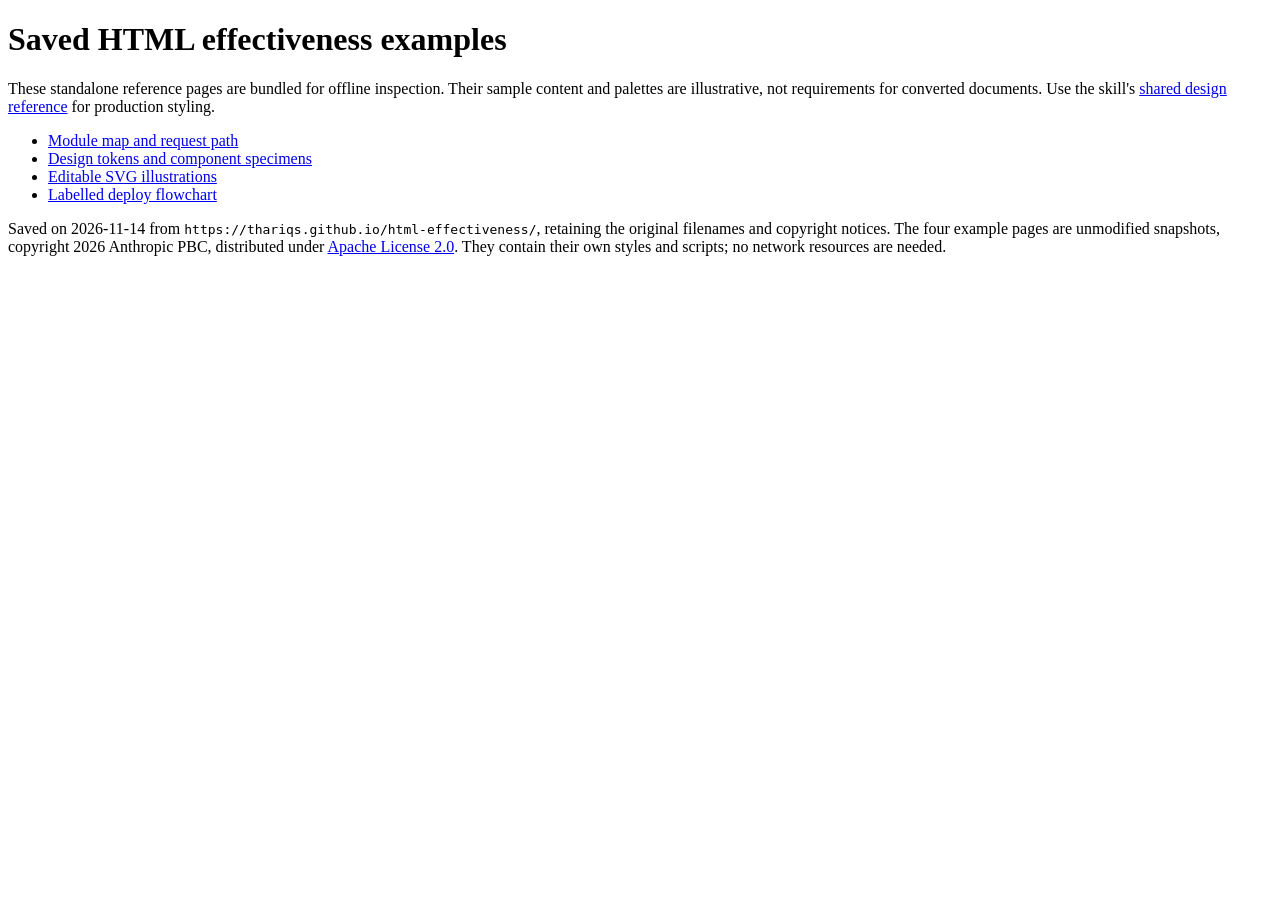
<file: llm/skills/markdown-to-html/references/html-effectiveness/index.html>
<!doctype html>
<html lang="en">
<meta charset="utf-8">
<meta name="viewport" content="width=device-width,initial-scale=1">
<title>Saved HTML effectiveness examples</title>
<h1>Saved HTML effectiveness examples</h1>
<p>These standalone reference pages are bundled for offline inspection. Their sample content and palettes are illustrative, not requirements for converted documents. Use the skill's <a href="../../assets/design-system.html">shared design reference</a> for production styling.</p>
<ul>
  <li><a href="04-code-understanding.html">Module map and request path</a></li>
  <li><a href="05-design-system.html">Design tokens and component specimens</a></li>
  <li><a href="10-svg-illustrations.html">Editable SVG illustrations</a></li>
  <li><a href="13-flowchart-diagram.html">Labelled deploy flowchart</a></li>
</ul>
<p>Saved on 2026-11-14 from <code>https://thariqs.github.io/html-effectiveness/</code>, retaining the original filenames and copyright notices. The four example pages are unmodified snapshots, copyright 2026 Anthropic PBC, distributed under <a href="LICENSE.txt">Apache License 2.0</a>. They contain their own styles and scripts; no network resources are needed.</p>
</html>
</file>
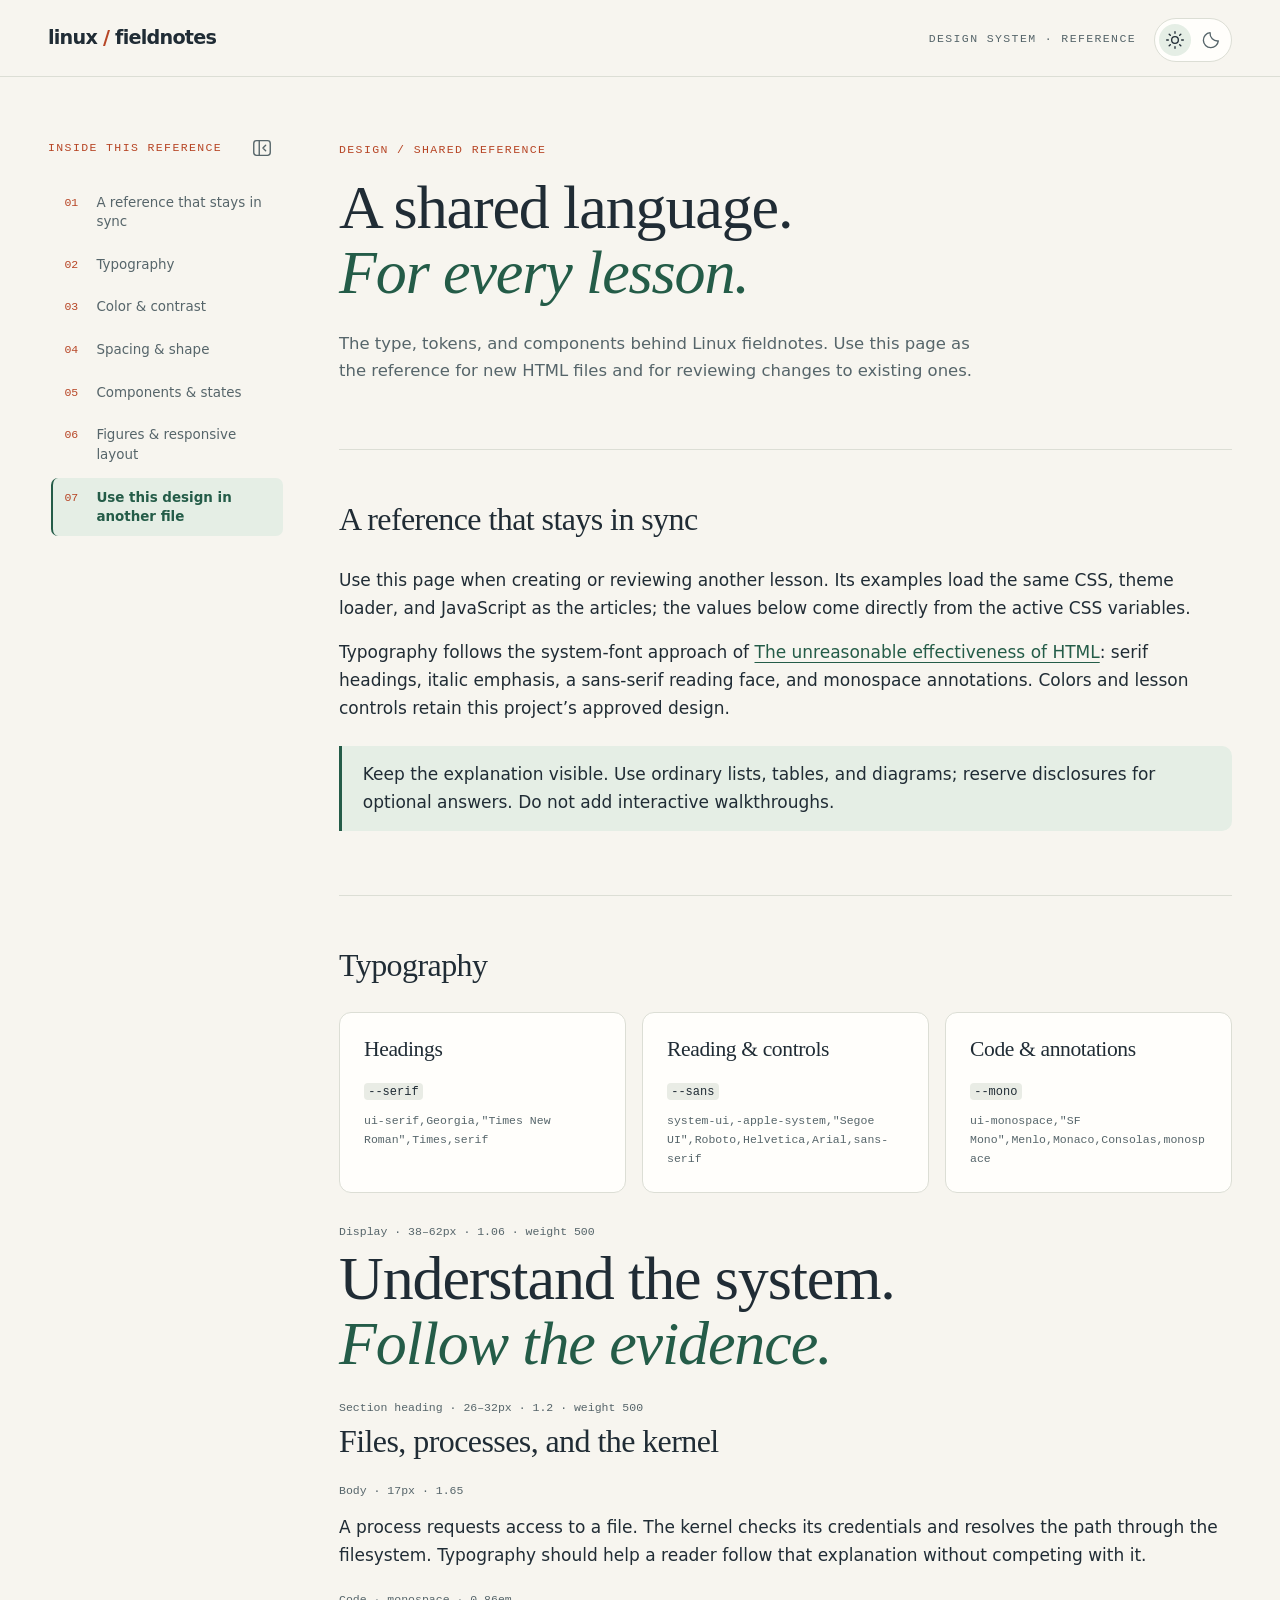
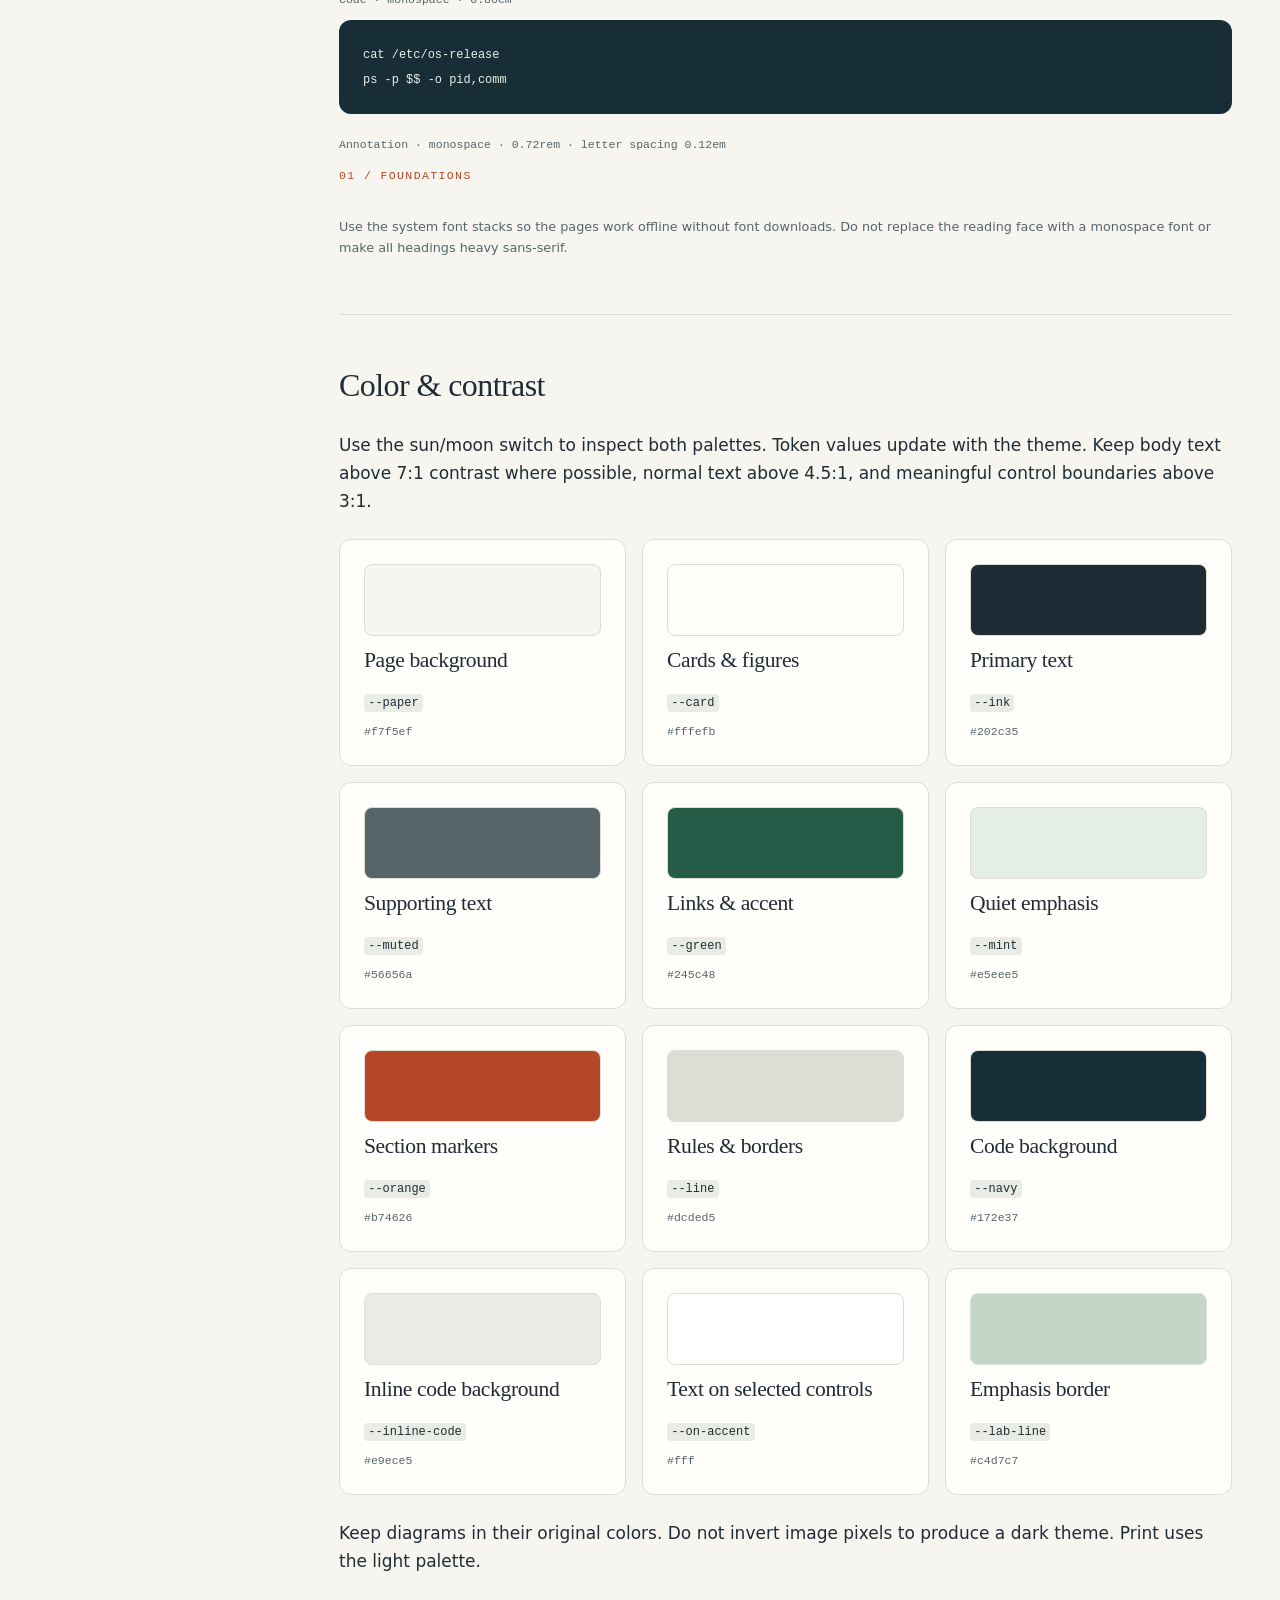
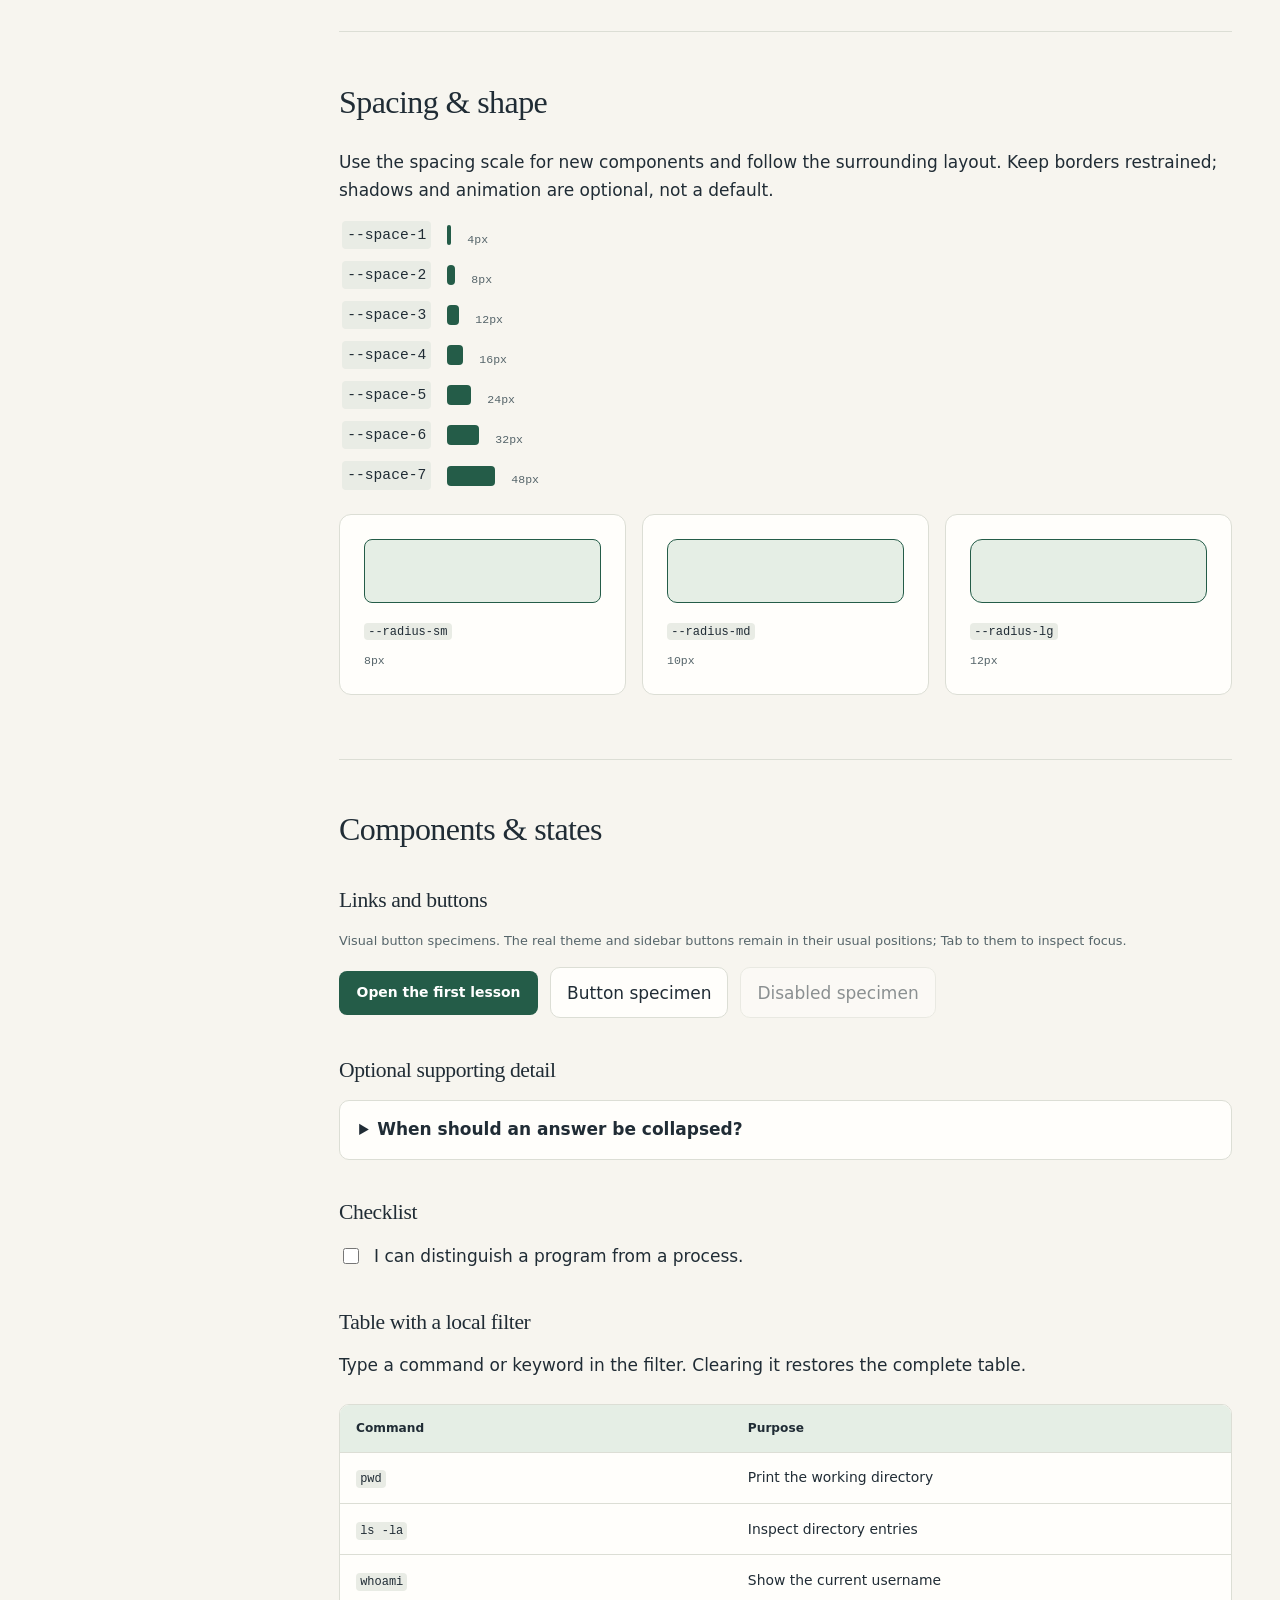
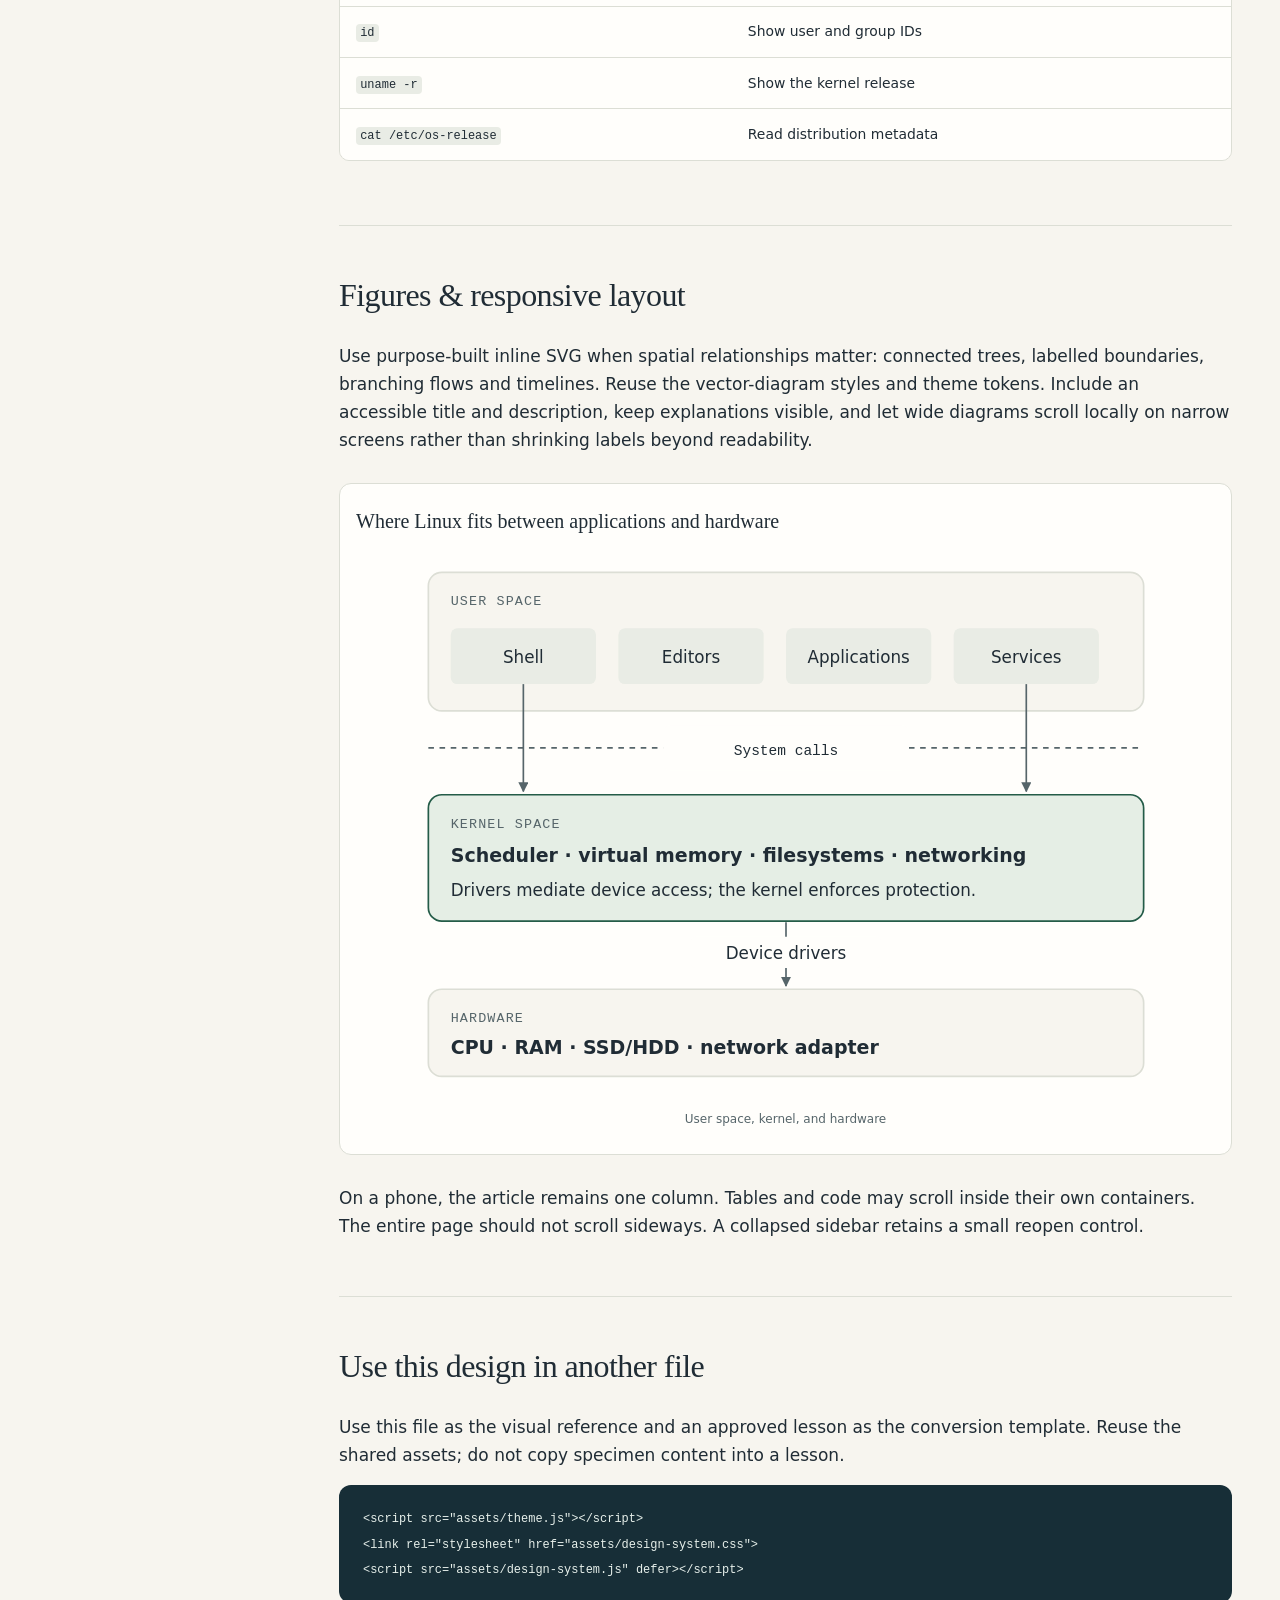
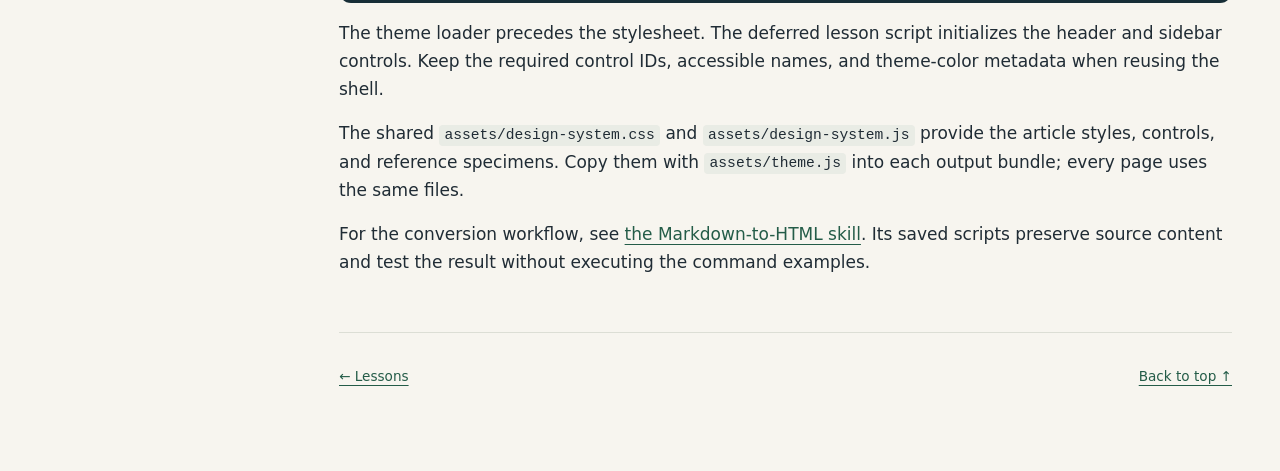
<file: llm/skills/markdown-to-html/assets/design-system.html>
<!doctype html>
<html lang="en"><head><meta charset="utf-8"><meta name="viewport" content="width=device-width,initial-scale=1"><meta name="description" content="The shared typography, colors, spacing, and components used by the Linux lessons."><meta name="theme-color" content="#f7f5ef"><title>Linux fieldnotes — Design system</title><script src="theme.js"></script><link rel="stylesheet" href="design-system.css"><script src="design-system.js" defer></script></head>
<body><a class="skip" href="#main">Skip to reference</a><header class="site-header"><a class="brand" href="#main">linux<span> / </span>fieldnotes</a><span class="edition">Design system · Reference</span><button type="button" class="theme-toggle js-only" id="theme-toggle" aria-label="Switch to dark mode" title="Switch to dark mode" aria-pressed="false"><svg class="theme-sun" width="32" height="32" viewBox="0 0 24 24" fill="none" stroke="currentColor" stroke-width="1.6" stroke-linecap="round" aria-hidden="true"><circle cx="12" cy="12" r="4"/><path d="M12 2v2m0 16v2M2 12h2m16 0h2M5 5l1.4 1.4m11.2 11.2L19 19M5 19l1.4-1.4M17.6 6.4 19 5"/></svg><svg class="theme-moon" width="32" height="32" viewBox="0 0 24 24" fill="none" stroke="currentColor" stroke-width="1.6" stroke-linecap="round" stroke-linejoin="round" aria-hidden="true"><path d="M20.8 13.1A9 9 0 0 1 10.9 3.2a9 9 0 1 0 9.9 9.9Z"/></svg></button></header><div class="layout"><aside><div class="menu-heading"><p class="nav-title eyebrow">Inside this reference</p><button type="button" class="menu-toggle js-only" id="menu-toggle" aria-label="Hide contents" title="Hide contents" aria-expanded="true" aria-controls="lesson-menu"><svg width="22" height="22" viewBox="0 0 24 24" fill="none" stroke="currentColor" stroke-width="1.5" stroke-linecap="round" stroke-linejoin="round" aria-hidden="true"><rect x="3" y="4" width="18" height="16" rx="3"/><path d="M9 4v16"/><path class="menu-chevron" d="m16 9-3 3 3 3"/></svg></button></div><nav id="lesson-menu" aria-label="Design system sections"><ol><li><a href="#principles"><span>01</span>A reference that stays in sync</a></li><li><a href="#typography"><span>02</span>Typography</a></li><li><a href="#colors"><span>03</span>Color & contrast</a></li><li><a href="#spacing"><span>04</span>Spacing & shape</a></li><li><a href="#components"><span>05</span>Components & states</a></li><li><a href="#figures"><span>06</span>Figures & responsive layout</a></li><li><a href="#reuse"><span>07</span>Use this design in another file</a></li></ol></nav></aside><main id="main"><header class="hero"><div class="eyebrow">Design / Shared reference</div><h1>A shared language.<br><em>For every lesson.</em></h1><p class="lede">The type, tokens, and components behind Linux fieldnotes. Use this page as the reference for new HTML files and for reviewing changes to existing ones.</p></header><section class="chapter" aria-labelledby="principles"><h2 id="principles">A reference that stays in sync</h2><p>Use this page when creating or reviewing another lesson. Its examples load the same CSS, theme loader, and JavaScript as the articles; the values below come directly from the active CSS variables.</p><p>Typography follows the system-font approach of <a href="../references/html-effectiveness/index.html">The unreasonable effectiveness of HTML</a>: serif headings, italic emphasis, a sans-serif reading face, and monospace annotations. Colors and lesson controls retain this project’s approved design.</p><blockquote><p>Keep the explanation visible. Use ordinary lists, tables, and diagrams; reserve disclosures for optional answers. Do not add interactive walkthroughs.</p></blockquote></section><section class="chapter" aria-labelledby="typography"><h2 id="typography">Typography</h2><div class="specimen-grid"><div class="specimen"><h3>Headings</h3><code>--serif</code><span class="token-value" data-token="--serif">ui-serif,Georgia,&quot;Times New Roman&quot;,Times,serif</span></div><div class="specimen"><h3>Reading & controls</h3><code>--sans</code><span class="token-value" data-token="--sans">system-ui,-apple-system,&quot;Segoe UI&quot;,Roboto,Helvetica,Arial,sans-serif</span></div><div class="specimen"><h3>Code & annotations</h3><code>--mono</code><span class="token-value" data-token="--mono">ui-monospace,&quot;SF Mono&quot;,Menlo,Monaco,Consolas,monospace</span></div></div><div class="type-specimen"><span class="type-label">Display · 38–62px · 1.06 · weight 500</span><p class="type-display">Understand the system.<br><em>Follow the evidence.</em></p><span class="type-label">Section heading · 26–32px · 1.2 · weight 500</span><p class="type-heading">Files, processes, and the kernel</p><span class="type-label">Body · 17px · 1.65</span><p>A process requests access to a file. The kernel checks its credentials and resolves the path through the filesystem. Typography should help a reader follow that explanation without competing with it.</p><span class="type-label">Code · monospace · 0.86em</span><pre><code>cat /etc/os-release
ps -p $$ -o pid,comm</code></pre><span class="type-label">Annotation · monospace · 0.72rem · letter spacing 0.12em</span><p class="eyebrow">01 / Foundations</p></div><p class="component-note">Use the system font stacks so the pages work offline without font downloads. Do not replace the reading face with a monospace font or make all headings heavy sans-serif.</p></section><section class="chapter" aria-labelledby="colors"><h2 id="colors">Color & contrast</h2><p>Use the sun/moon switch to inspect both palettes. Token values update with the theme. Keep body text above 7:1 contrast where possible, normal text above 4.5:1, and meaningful control boundaries above 3:1.</p><div class="specimen-grid"><div class="specimen"><div class="color-chip" style="background:var(--paper)" aria-hidden="true"></div><h3>Page background</h3><code>--paper</code><span class="token-value" data-token="--paper">#f7f5ef</span></div><div class="specimen"><div class="color-chip" style="background:var(--card)" aria-hidden="true"></div><h3>Cards & figures</h3><code>--card</code><span class="token-value" data-token="--card">#fffefb</span></div><div class="specimen"><div class="color-chip" style="background:var(--ink)" aria-hidden="true"></div><h3>Primary text</h3><code>--ink</code><span class="token-value" data-token="--ink">#202c35</span></div><div class="specimen"><div class="color-chip" style="background:var(--muted)" aria-hidden="true"></div><h3>Supporting text</h3><code>--muted</code><span class="token-value" data-token="--muted">#56656a</span></div><div class="specimen"><div class="color-chip" style="background:var(--green)" aria-hidden="true"></div><h3>Links & accent</h3><code>--green</code><span class="token-value" data-token="--green">#245c48</span></div><div class="specimen"><div class="color-chip" style="background:var(--mint)" aria-hidden="true"></div><h3>Quiet emphasis</h3><code>--mint</code><span class="token-value" data-token="--mint">#e5eee5</span></div><div class="specimen"><div class="color-chip" style="background:var(--orange)" aria-hidden="true"></div><h3>Section markers</h3><code>--orange</code><span class="token-value" data-token="--orange">#b74626</span></div><div class="specimen"><div class="color-chip" style="background:var(--line)" aria-hidden="true"></div><h3>Rules & borders</h3><code>--line</code><span class="token-value" data-token="--line">#dcded5</span></div><div class="specimen"><div class="color-chip" style="background:var(--navy)" aria-hidden="true"></div><h3>Code background</h3><code>--navy</code><span class="token-value" data-token="--navy">#172e37</span></div><div class="specimen"><div class="color-chip" style="background:var(--inline-code)" aria-hidden="true"></div><h3>Inline code background</h3><code>--inline-code</code><span class="token-value" data-token="--inline-code">#e9ece5</span></div><div class="specimen"><div class="color-chip" style="background:var(--on-accent)" aria-hidden="true"></div><h3>Text on selected controls</h3><code>--on-accent</code><span class="token-value" data-token="--on-accent">#fff</span></div><div class="specimen"><div class="color-chip" style="background:var(--lab-line)" aria-hidden="true"></div><h3>Emphasis border</h3><code>--lab-line</code><span class="token-value" data-token="--lab-line">#c4d7c7</span></div></div><p>Keep diagrams in their original colors. Do not invert image pixels to produce a dark theme. Print uses the light palette.</p></section><section class="chapter" aria-labelledby="spacing"><h2 id="spacing">Spacing & shape</h2><p>Use the spacing scale for new components and follow the surrounding layout. Keep borders restrained; shadows and animation are optional, not a default.</p><ul class="spacing-list"><li><code>--space-1</code><span class="space-bar" style="width:var(--space-1)" aria-hidden="true"></span><span class="token-value" data-token="--space-1">4px</span></li><li><code>--space-2</code><span class="space-bar" style="width:var(--space-2)" aria-hidden="true"></span><span class="token-value" data-token="--space-2">8px</span></li><li><code>--space-3</code><span class="space-bar" style="width:var(--space-3)" aria-hidden="true"></span><span class="token-value" data-token="--space-3">12px</span></li><li><code>--space-4</code><span class="space-bar" style="width:var(--space-4)" aria-hidden="true"></span><span class="token-value" data-token="--space-4">16px</span></li><li><code>--space-5</code><span class="space-bar" style="width:var(--space-5)" aria-hidden="true"></span><span class="token-value" data-token="--space-5">24px</span></li><li><code>--space-6</code><span class="space-bar" style="width:var(--space-6)" aria-hidden="true"></span><span class="token-value" data-token="--space-6">32px</span></li><li><code>--space-7</code><span class="space-bar" style="width:var(--space-7)" aria-hidden="true"></span><span class="token-value" data-token="--space-7">48px</span></li></ul><div class="specimen-grid"><div class="specimen"><div class="radius-sample" style="border-radius:var(--radius-sm)" aria-hidden="true"></div><code>--radius-sm</code><span class="token-value" data-token="--radius-sm">8px</span></div><div class="specimen"><div class="radius-sample" style="border-radius:var(--radius-md)" aria-hidden="true"></div><code>--radius-md</code><span class="token-value" data-token="--radius-md">10px</span></div><div class="specimen"><div class="radius-sample" style="border-radius:var(--radius-lg)" aria-hidden="true"></div><code>--radius-lg</code><span class="token-value" data-token="--radius-lg">12px</span></div></div></section><section class="chapter" aria-labelledby="components"><h2 id="components">Components & states</h2><h3>Links and buttons</h3><p class="component-note">Visual button specimens. The real theme and sidebar buttons remain in their usual positions; Tab to them to inspect focus.</p><div class="component-row"><a class="primary" href="#main">Open the first lesson</a><button type="button">Button specimen</button><button type="button" disabled>Disabled specimen</button></div><h3>Optional supporting detail</h3><details><summary>When should an answer be collapsed?</summary><p>Use a disclosure when a reader may want to attempt a question first. Keep the lesson’s main explanation visible without requiring a sequence of clicks.</p></details><h3>Checklist</h3><label class="component-row"><input type="checkbox"> I can distinguish a program from a process.</label><h3>Table with a local filter</h3><p>Type a command or keyword in the filter. Clearing it restores the complete table.</p><div class="table-scroll" role="region" aria-label="Command table specimen" tabindex="0"><table><thead><tr><th>Command</th><th>Purpose</th></tr></thead><tbody><tr><td><code>pwd</code></td><td>Print the working directory</td></tr><tr><td><code>ls -la</code></td><td>Inspect directory entries</td></tr><tr><td><code>whoami</code></td><td>Show the current username</td></tr><tr><td><code>id</code></td><td>Show user and group IDs</td></tr><tr><td><code>uname -r</code></td><td>Show the kernel release</td></tr><tr><td><code>cat /etc/os-release</code></td><td>Read distribution metadata</td></tr></tbody></table></div></section><section class="chapter" aria-labelledby="figures"><h2 id="figures">Figures & responsive layout</h2><p>Use purpose-built inline SVG when spatial relationships matter: connected trees, labelled boundaries, branching flows and timelines. Reuse the vector-diagram styles and theme tokens. Include an accessible title and description, keep explanations visible, and let wide diagrams scroll locally on narrow screens rather than shrinking labels beyond readability.</p><figure class="lesson-diagram vector-figure" aria-labelledby="layers-caption">
<strong class="diagram-title">Where Linux fits between applications and hardware</strong>
<div class="vector-scroll" role="region" aria-labelledby="layers-caption" tabindex="0">
<svg class="vector-diagram" xmlns="http://www.w3.org/2000/svg" viewBox="0 0 680 490" width="680" height="490" role="img" aria-labelledby="v-layers-title v-layers-desc">
<title id="v-layers-title">Where Linux fits between applications and hardware</title><desc id="v-layers-desc">User-space shells, editors, applications and services cross the protected boundary through system calls. The kernel schedules work, manages virtual memory, filesystems and networking, and mediates access to CPU, RAM, storage and network devices through drivers.</desc>
<defs><marker id="v-layers-arrow" viewBox="0 0 10 10" refX="9" refY="5" markerWidth="6" markerHeight="6" orient="auto-start-reverse"><path d="M0 0 10 5 0 10Z" fill="var(--muted)"/></marker></defs>
<rect x="20" y="20" width="640" height="124" rx="12" class="v-panel"/><text x="40" y="49" class="v-tag" text-anchor="start">USER SPACE</text><rect x="40" y="70" width="130" height="50" rx="6" class="v-soft"/><text x="105" y="101" class="v-small" text-anchor="middle">Shell</text><rect x="190" y="70" width="130" height="50" rx="6" class="v-soft"/><text x="255" y="101" class="v-small" text-anchor="middle">Editors</text><rect x="340" y="70" width="130" height="50" rx="6" class="v-soft"/><text x="405" y="101" class="v-small" text-anchor="middle">Applications</text><rect x="490" y="70" width="130" height="50" rx="6" class="v-soft"/><text x="555" y="101" class="v-small" text-anchor="middle">Services</text><path d="M20 177H660" class="v-boundary"/><rect x="230" y="157" width="220" height="40" rx="6" class="v-surface"/><text x="340" y="183" class="v-mono" text-anchor="middle">System calls</text><path d="M105 120V216" class="v-wire " marker-end="url(#v-layers-arrow)"/><path d="M555 120V216" class="v-wire " marker-end="url(#v-layers-arrow)"/><rect x="20" y="219" width="640" height="113" rx="12" class="v-core"/><text x="40" y="249" class="v-tag" text-anchor="start">KERNEL SPACE</text><text x="40" y="279" class="v-label" text-anchor="start">Scheduler · virtual memory · filesystems · networking</text><text x="40" y="310" class="v-small" text-anchor="start">Drivers mediate device access; the kernel enforces protection.</text><path d="M340 333V390" class="v-wire " marker-end="url(#v-layers-arrow)"/><rect x="255" y="346" width="170" height="28" rx="4" class="v-surface"/><text x="340" y="366" class="v-small" text-anchor="middle">Device drivers</text><rect x="20" y="393" width="640" height="78" rx="12" class="v-panel"/><text x="40" y="422" class="v-tag" text-anchor="start">HARDWARE</text><text x="40" y="451" class="v-label" text-anchor="start">CPU · RAM · SSD/HDD · network adapter</text>
</svg></div>
<p class="vector-hint">Scroll the diagram horizontally to follow every connection.</p>

<figcaption id="layers-caption">User space, kernel, and hardware</figcaption></figure><p>On a phone, the article remains one column. Tables and code may scroll inside their own containers. The entire page should not scroll sideways. A collapsed sidebar retains a small reopen control.</p></section><section class="chapter" aria-labelledby="reuse"><h2 id="reuse">Use this design in another file</h2><p>Use this file as the visual reference and an approved lesson as the conversion template. Reuse the shared assets; do not copy specimen content into a lesson.</p><pre><code>&lt;script src="assets/theme.js"&gt;&lt;/script&gt;
&lt;link rel="stylesheet" href="assets/design-system.css"&gt;
&lt;script src="assets/design-system.js" defer&gt;&lt;/script&gt;</code></pre><p>The theme loader precedes the stylesheet. The deferred lesson script initializes the header and sidebar controls. Keep the required control IDs, accessible names, and theme-color metadata when reusing the shell.</p><p>The shared <code>assets/design-system.css</code> and <code>assets/design-system.js</code> provide the article styles, controls, and reference specimens. Copy them with <code>assets/theme.js</code> into each output bundle; every page uses the same files.</p><p>For the conversion workflow, see <a href="../SKILL.md">the Markdown-to-HTML skill</a>. Its saved scripts preserve source content and test the result without executing the command examples.</p></section><footer class="footer"><a href="#main">← Lessons</a><a href="#main">Back to top ↑</a></footer></main></div></body></html>
</file>
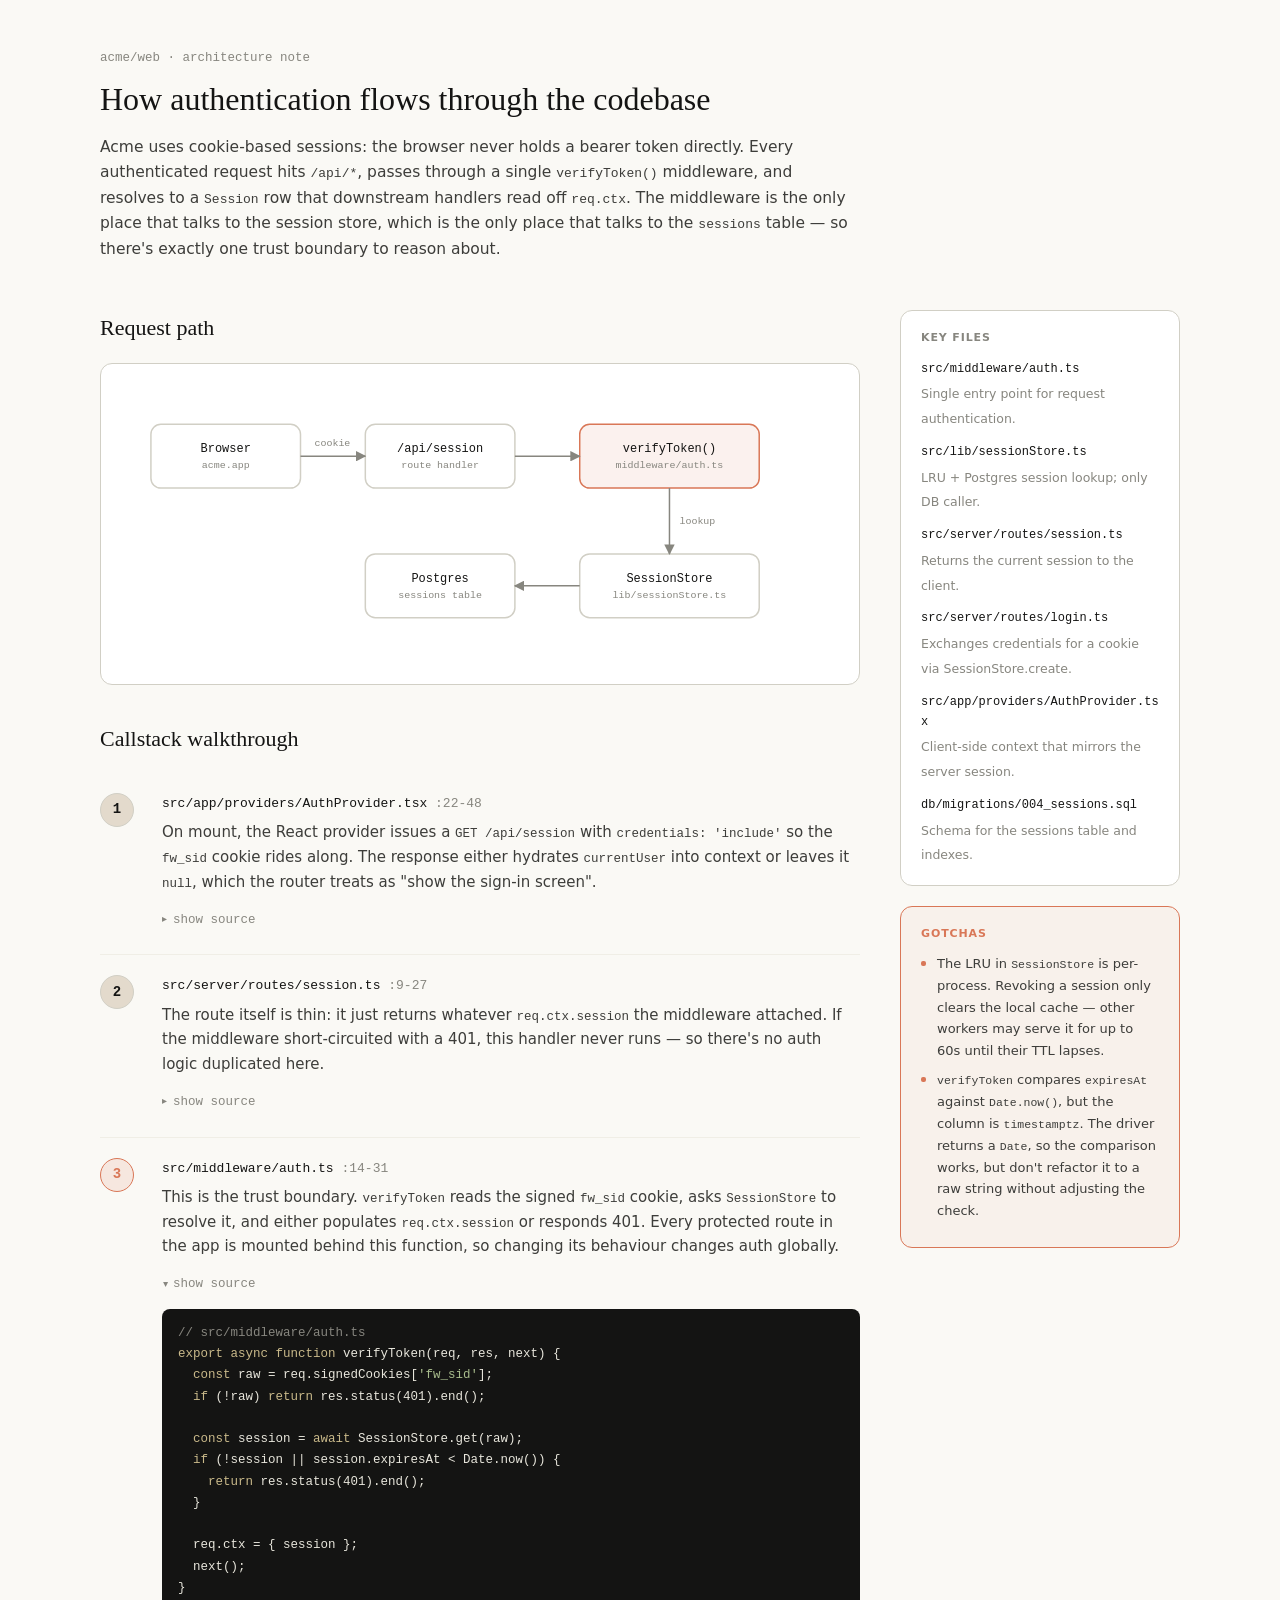
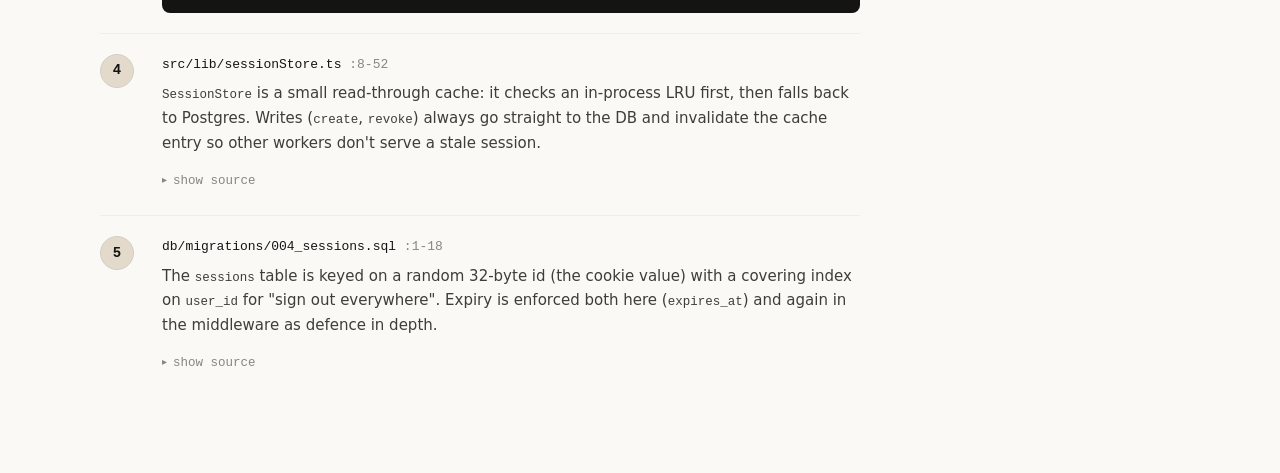
<file: llm/skills/markdown-to-html/references/html-effectiveness/04-code-understanding.html>
<!-- Copyright 2026 Anthropic PBC · SPDX-License-Identifier: Apache-2.0 -->
<!DOCTYPE html>
<html lang="en">
<head>
<meta charset="UTF-8">
<meta name="viewport" content="width=device-width, initial-scale=1.0">
<title>How authentication flows through acme/web</title>
<style>
  :root {
    --ivory: #FAF9F5;
    --slate: #141413;
    --clay: #D97757;
    --oat: #E3DACC;
    --olive: #788C5D;
    --rust: #B04A3F;
    --gray-150: #F0EEE6;
    --gray-300: #D1CFC5;
    --gray-500: #87867F;
    --gray-700: #3D3D3A;
    --serif: ui-serif, Georgia, 'Times New Roman', serif;
    --sans: system-ui, -apple-system, 'Segoe UI', Roboto, sans-serif;
    --mono: ui-monospace, 'SF Mono', Menlo, Monaco, monospace;
  }

  * { box-sizing: border-box; margin: 0; padding: 0; }

  body {
    background: var(--ivory);
    color: var(--gray-700);
    font-family: var(--sans);
    font-size: 15px;
    line-height: 1.65;
    padding: 48px 24px 80px;
  }

  .page {
    max-width: 1080px;
    margin: 0 auto;
    display: grid;
    grid-template-columns: minmax(0, 1fr) 280px;
    gap: 40px;
  }

  @media (max-width: 960px) {
    .page { grid-template-columns: 1fr; }
  }

  /* ---------- Header ---------- */
  header {
    grid-column: 1 / -1;
    margin-bottom: 8px;
  }

  .repo-line {
    font-family: var(--mono);
    font-size: 12.5px;
    color: var(--gray-500);
    margin-bottom: 10px;
  }

  h1 {
    font-family: var(--serif);
    font-weight: 500;
    font-size: 32px;
    line-height: 1.25;
    color: var(--slate);
    margin-bottom: 16px;
  }

  .summary {
    max-width: 760px;
    font-size: 15.5px;
  }
  .summary code { font-family: var(--mono); font-size: 13px; }

  h2 {
    font-family: var(--serif);
    font-weight: 500;
    font-size: 22px;
    color: var(--slate);
    margin: 36px 0 16px;
  }

  /* ---------- Diagram ---------- */
  .diagram-panel {
    border: 1.5px solid var(--gray-300);
    border-radius: 12px;
    background: #fff;
    padding: 20px;
    overflow-x: auto;
  }

  svg.flow { display: block; max-width: 100%; }
  .flow text {
    font-family: var(--mono);
    font-size: 12px;
    fill: var(--slate);
  }
  .flow .sub { font-size: 10px; fill: var(--gray-500); }
  .flow .box { fill: #fff; stroke: var(--gray-300); stroke-width: 1.5; }
  .flow .box.hot { fill: rgba(217,119,87,0.10); stroke: var(--clay); }
  .flow .arrow { stroke: var(--gray-500); stroke-width: 1.5; fill: none; }

  /* ---------- Walkthrough ---------- */
  .step {
    display: grid;
    grid-template-columns: 44px 1fr;
    gap: 18px;
    padding: 20px 0;
    border-bottom: 1.5px solid var(--gray-150);
  }
  .step:last-of-type { border-bottom: none; }

  .badge {
    width: 34px;
    height: 34px;
    border-radius: 50%;
    background: var(--oat);
    border: 1.5px solid var(--gray-300);
    display: flex;
    align-items: center;
    justify-content: center;
    font-family: var(--mono);
    font-weight: 600;
    color: var(--slate);
    font-size: 14px;
  }
  .step.hot .badge {
    background: rgba(217,119,87,0.14);
    border-color: var(--clay);
    color: var(--clay);
  }

  .step-loc {
    font-family: var(--mono);
    font-size: 13px;
    color: var(--slate);
    margin-bottom: 6px;
  }
  .step-loc .range { color: var(--gray-500); }

  .step-body p { margin-bottom: 10px; }

  details.snippet { margin-top: 6px; }
  details.snippet summary {
    list-style: none;
    cursor: pointer;
    font-size: 12.5px;
    color: var(--gray-500);
    font-family: var(--mono);
    display: inline-flex;
    align-items: center;
    gap: 6px;
    padding: 4px 0;
    user-select: none;
  }
  details.snippet summary::-webkit-details-marker { display: none; }
  details.snippet summary::before {
    content: "▸";
    font-size: 10px;
    transition: transform 0.15s ease;
  }
  details.snippet[open] summary::before { transform: rotate(90deg); }

  pre.code {
    background: var(--slate);
    color: #E8E6DC;
    font-family: var(--mono);
    font-size: 12.5px;
    line-height: 1.7;
    border-radius: 8px;
    padding: 14px 16px;
    overflow-x: auto;
    margin-top: 10px;
  }
  pre.code .dim { color: var(--gray-500); }
  pre.code .kw  { color: #C9B98A; }
  pre.code .str { color: #A8BC8C; }

  /* ---------- Sidebar ---------- */
  aside {
    position: sticky;
    top: 24px;
    align-self: start;
  }

  .panel {
    border: 1.5px solid var(--gray-300);
    border-radius: 12px;
    background: #fff;
    padding: 18px 20px;
    margin-bottom: 20px;
  }

  .panel h3 {
    font-family: var(--sans);
    font-size: 11px;
    font-weight: 600;
    text-transform: uppercase;
    letter-spacing: 0.08em;
    color: var(--gray-500);
    margin-bottom: 12px;
  }

  .key-files { list-style: none; padding: 0; }
  .key-files li { margin-bottom: 12px; }
  .key-files li:last-child { margin-bottom: 0; }
  .key-files .path {
    font-family: var(--mono);
    font-size: 12px;
    color: var(--slate);
    display: block;
    margin-bottom: 2px;
    word-break: break-all;
  }
  .key-files .desc {
    font-size: 12.5px;
    color: var(--gray-500);
    line-height: 1.45;
  }

  .gotchas {
    border: 1.5px solid var(--clay);
    border-radius: 12px;
    background: rgba(217,119,87,0.06);
    padding: 18px 20px;
  }
  .gotchas h3 {
    font-family: var(--sans);
    font-size: 11px;
    font-weight: 700;
    text-transform: uppercase;
    letter-spacing: 0.08em;
    color: var(--clay);
    margin-bottom: 10px;
  }
  .gotchas ul { list-style: none; padding: 0; }
  .gotchas li {
    position: relative;
    padding-left: 16px;
    font-size: 13px;
    margin-bottom: 8px;
  }
  .gotchas li::before {
    content: "";
    position: absolute;
    left: 0; top: 8px;
    width: 5px; height: 5px;
    background: var(--clay);
    border-radius: 2px;
  }
  .gotchas code { font-family: var(--mono); font-size: 11.5px; }
</style>
</head>
<body>
<div class="page">

  <header>
    <div class="repo-line">acme/web · architecture note</div>
    <h1>How authentication flows through the codebase</h1>
    <p class="summary">
      Acme uses cookie-based sessions: the browser never holds a bearer token directly. Every authenticated request hits <code>/api/*</code>, passes through a single <code>verifyToken()</code> middleware, and resolves to a <code>Session</code> row that downstream handlers read off <code>req.ctx</code>. The middleware is the only place that talks to the session store, which is the only place that talks to the <code>sessions</code> table — so there's exactly one trust boundary to reason about.
    </p>
  </header>

  <main>
    <h2 style="margin-top:0">Request path</h2>
    <div class="diagram-panel">
      <svg class="flow" viewBox="0 0 720 280" width="720" height="280" role="img" aria-label="Authentication flow diagram">
        <defs>
          <marker id="arrowHead" viewBox="0 0 10 10" refX="9" refY="5" markerWidth="7" markerHeight="7" orient="auto-start-reverse">
            <path d="M 0 0 L 10 5 L 0 10 z" fill="#87867F"></path>
          </marker>
        </defs>

        <!-- Row 1 -->
        <g>
          <rect class="box" x="30"  y="40" width="150" height="64" rx="10"></rect>
          <text x="105" y="68" text-anchor="middle">Browser</text>
          <text class="sub" x="105" y="84" text-anchor="middle">acme.app</text>
        </g>
        <g>
          <rect class="box" x="245" y="40" width="150" height="64" rx="10"></rect>
          <text x="320" y="68" text-anchor="middle">/api/session</text>
          <text class="sub" x="320" y="84" text-anchor="middle">route handler</text>
        </g>
        <g>
          <rect class="box hot" x="460" y="40" width="180" height="64" rx="10"></rect>
          <text x="550" y="68" text-anchor="middle">verifyToken()</text>
          <text class="sub" x="550" y="84" text-anchor="middle">middleware/auth.ts</text>
        </g>

        <!-- Row 2 -->
        <g>
          <rect class="box" x="460" y="170" width="180" height="64" rx="10"></rect>
          <text x="550" y="198" text-anchor="middle">SessionStore</text>
          <text class="sub" x="550" y="214" text-anchor="middle">lib/sessionStore.ts</text>
        </g>
        <g>
          <rect class="box" x="245" y="170" width="150" height="64" rx="10"></rect>
          <text x="320" y="198" text-anchor="middle">Postgres</text>
          <text class="sub" x="320" y="214" text-anchor="middle">sessions table</text>
        </g>

        <!-- Arrows -->
        <line class="arrow" x1="180" y1="72" x2="245" y2="72" marker-end="url(#arrowHead)"></line>
        <line class="arrow" x1="395" y1="72" x2="460" y2="72" marker-end="url(#arrowHead)"></line>
        <line class="arrow" x1="550" y1="104" x2="550" y2="170" marker-end="url(#arrowHead)"></line>
        <line class="arrow" x1="460" y1="202" x2="395" y2="202" marker-end="url(#arrowHead)"></line>

        <text class="sub" x="212" y="62" text-anchor="middle">cookie</text>
        <text class="sub" x="560" y="140" text-anchor="start">lookup</text>
      </svg>
    </div>

    <h2>Callstack walkthrough</h2>

    <!-- Step 1 -->
    <div class="step">
      <div class="badge">1</div>
      <div class="step-body">
        <div class="step-loc">src/app/providers/AuthProvider.tsx<span class="range"> :22-48</span></div>
        <p>On mount, the React provider issues a <code style="font-family:var(--mono);font-size:12.5px">GET /api/session</code> with <code style="font-family:var(--mono);font-size:12.5px">credentials: 'include'</code> so the <code style="font-family:var(--mono);font-size:12.5px">fw_sid</code> cookie rides along. The response either hydrates <code style="font-family:var(--mono);font-size:12.5px">currentUser</code> into context or leaves it <code style="font-family:var(--mono);font-size:12.5px">null</code>, which the router treats as "show the sign-in screen".</p>
        <details class="snippet">
          <summary>show source</summary>
<pre class="code"><span class="dim">// src/app/providers/AuthProvider.tsx</span>
<span class="kw">export function</span> AuthProvider({ children }: Props) {
  <span class="kw">const</span> [user, setUser] = useState&lt;User | <span class="kw">null</span>&gt;(<span class="kw">null</span>);

  useEffect(() =&gt; {
    fetch(<span class="str">'/api/session'</span>, { credentials: <span class="str">'include'</span> })
      .then(r =&gt; r.ok ? r.json() : <span class="kw">null</span>)
      .then(setUser);
  }, []);

  <span class="kw">return</span> &lt;AuthCtx.Provider value={{ user }}&gt;{children}&lt;/AuthCtx.Provider&gt;;
}</pre>
        </details>
      </div>
    </div>

    <!-- Step 2 -->
    <div class="step">
      <div class="badge">2</div>
      <div class="step-body">
        <div class="step-loc">src/server/routes/session.ts<span class="range"> :9-27</span></div>
        <p>The route itself is thin: it just returns whatever <code style="font-family:var(--mono);font-size:12.5px">req.ctx.session</code> the middleware attached. If the middleware short-circuited with a 401, this handler never runs — so there's no auth logic duplicated here.</p>
        <details class="snippet">
          <summary>show source</summary>
<pre class="code"><span class="dim">// src/server/routes/session.ts</span>
router.get(<span class="str">'/session'</span>, verifyToken, (req, res) =&gt; {
  <span class="kw">const</span> { session } = req.ctx;
  res.json({
    id:    session.userId,
    email: session.email,
    role:  session.role,
    exp:   session.expiresAt,
  });
});</pre>
        </details>
      </div>
    </div>

    <!-- Step 3 -->
    <div class="step hot">
      <div class="badge">3</div>
      <div class="step-body">
        <div class="step-loc">src/middleware/auth.ts<span class="range"> :14-31</span></div>
        <p>This is the trust boundary. <code style="font-family:var(--mono);font-size:12.5px">verifyToken</code> reads the signed <code style="font-family:var(--mono);font-size:12.5px">fw_sid</code> cookie, asks <code style="font-family:var(--mono);font-size:12.5px">SessionStore</code> to resolve it, and either populates <code style="font-family:var(--mono);font-size:12.5px">req.ctx.session</code> or responds 401. Every protected route in the app is mounted behind this function, so changing its behaviour changes auth globally.</p>
        <details class="snippet" open>
          <summary>show source</summary>
<pre class="code"><span class="dim">// src/middleware/auth.ts</span>
<span class="kw">export async function</span> verifyToken(req, res, next) {
  <span class="kw">const</span> raw = req.signedCookies[<span class="str">'fw_sid'</span>];
  <span class="kw">if</span> (!raw) <span class="kw">return</span> res.status(401).end();

  <span class="kw">const</span> session = <span class="kw">await</span> SessionStore.get(raw);
  <span class="kw">if</span> (!session || session.expiresAt &lt; Date.now()) {
    <span class="kw">return</span> res.status(401).end();
  }

  req.ctx = { session };
  next();
}</pre>
        </details>
      </div>
    </div>

    <!-- Step 4 -->
    <div class="step">
      <div class="badge">4</div>
      <div class="step-body">
        <div class="step-loc">src/lib/sessionStore.ts<span class="range"> :8-52</span></div>
        <p><code style="font-family:var(--mono);font-size:12.5px">SessionStore</code> is a small read-through cache: it checks an in-process LRU first, then falls back to Postgres. Writes (<code style="font-family:var(--mono);font-size:12.5px">create</code>, <code style="font-family:var(--mono);font-size:12.5px">revoke</code>) always go straight to the DB and invalidate the cache entry so other workers don't serve a stale session.</p>
        <details class="snippet">
          <summary>show source</summary>
<pre class="code"><span class="dim">// src/lib/sessionStore.ts</span>
<span class="kw">const</span> cache = <span class="kw">new</span> LRU&lt;string, Session&gt;({ max: 5000, ttl: 60_000 });

<span class="kw">export const</span> SessionStore = {
  <span class="kw">async</span> get(id: string) {
    <span class="kw">const</span> hit = cache.get(id);
    <span class="kw">if</span> (hit) <span class="kw">return</span> hit;
    <span class="kw">const</span> row = <span class="kw">await</span> db.one(SELECT_SESSION, [id]);
    <span class="kw">if</span> (row) cache.set(id, row);
    <span class="kw">return</span> row ?? <span class="kw">null</span>;
  },
  <span class="dim">/* create, revoke, touch ... */</span>
};</pre>
        </details>
      </div>
    </div>

    <!-- Step 5 -->
    <div class="step">
      <div class="badge">5</div>
      <div class="step-body">
        <div class="step-loc">db/migrations/004_sessions.sql<span class="range"> :1-18</span></div>
        <p>The <code style="font-family:var(--mono);font-size:12.5px">sessions</code> table is keyed on a random 32-byte id (the cookie value) with a covering index on <code style="font-family:var(--mono);font-size:12.5px">user_id</code> for "sign out everywhere". Expiry is enforced both here (<code style="font-family:var(--mono);font-size:12.5px">expires_at</code>) and again in the middleware as defence in depth.</p>
        <details class="snippet">
          <summary>show source</summary>
<pre class="code"><span class="dim">-- db/migrations/004_sessions.sql</span>
<span class="kw">create table</span> sessions (
  id          <span class="kw">text primary key</span>,
  user_id     <span class="kw">uuid not null references</span> users(id),
  created_at  <span class="kw">timestamptz default</span> now(),
  expires_at  <span class="kw">timestamptz not null</span>,
  ip          <span class="kw">inet</span>,
  user_agent  <span class="kw">text</span>
);
<span class="kw">create index</span> sessions_user_id_idx <span class="kw">on</span> sessions(user_id);</pre>
        </details>
      </div>
    </div>
  </main>

  <aside>
    <div class="panel">
      <h3>Key files</h3>
      <ul class="key-files">
        <li>
          <span class="path">src/middleware/auth.ts</span>
          <span class="desc">Single entry point for request authentication.</span>
        </li>
        <li>
          <span class="path">src/lib/sessionStore.ts</span>
          <span class="desc">LRU + Postgres session lookup; only DB caller.</span>
        </li>
        <li>
          <span class="path">src/server/routes/session.ts</span>
          <span class="desc">Returns the current session to the client.</span>
        </li>
        <li>
          <span class="path">src/server/routes/login.ts</span>
          <span class="desc">Exchanges credentials for a cookie via SessionStore.create.</span>
        </li>
        <li>
          <span class="path">src/app/providers/AuthProvider.tsx</span>
          <span class="desc">Client-side context that mirrors the server session.</span>
        </li>
        <li>
          <span class="path">db/migrations/004_sessions.sql</span>
          <span class="desc">Schema for the sessions table and indexes.</span>
        </li>
      </ul>
    </div>

    <div class="gotchas">
      <h3>Gotchas</h3>
      <ul>
        <li>The LRU in <code>SessionStore</code> is per-process. Revoking a session only clears the local cache — other workers may serve it for up to 60s until their TTL lapses.</li>
        <li><code>verifyToken</code> compares <code>expiresAt</code> against <code>Date.now()</code>, but the column is <code>timestamptz</code>. The driver returns a <code>Date</code>, so the comparison works, but don't refactor it to a raw string without adjusting the check.</li>
      </ul>
    </div>
  </aside>

</div>

<script>
  // Keep at most one snippet open at a time so the walkthrough stays scannable.
  var snippets = document.querySelectorAll('details.snippet');
  snippets.forEach(function (d) {
    d.addEventListener('toggle', function () {
      if (!d.open) return;
      snippets.forEach(function (other) {
        if (other !== d) other.open = false;
      });
    });
  });
</script>
</body>
</html>
</file>
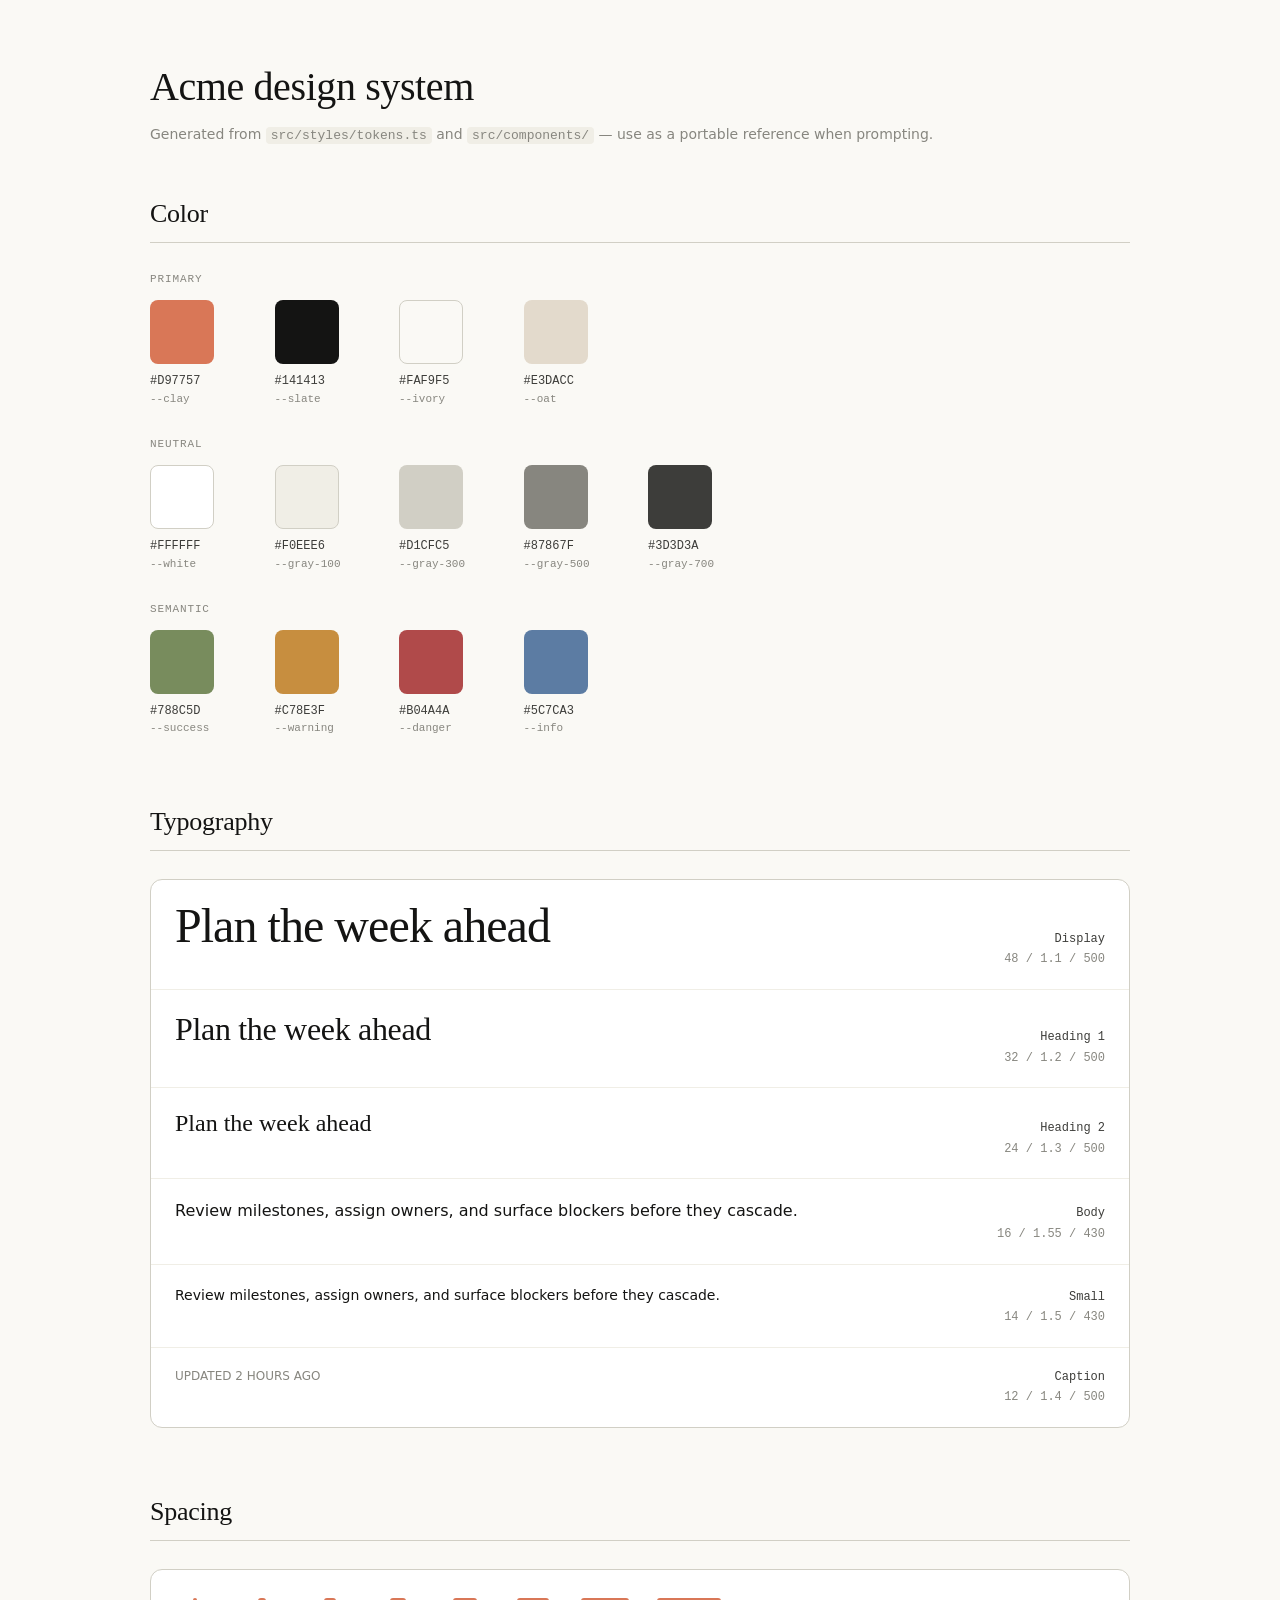
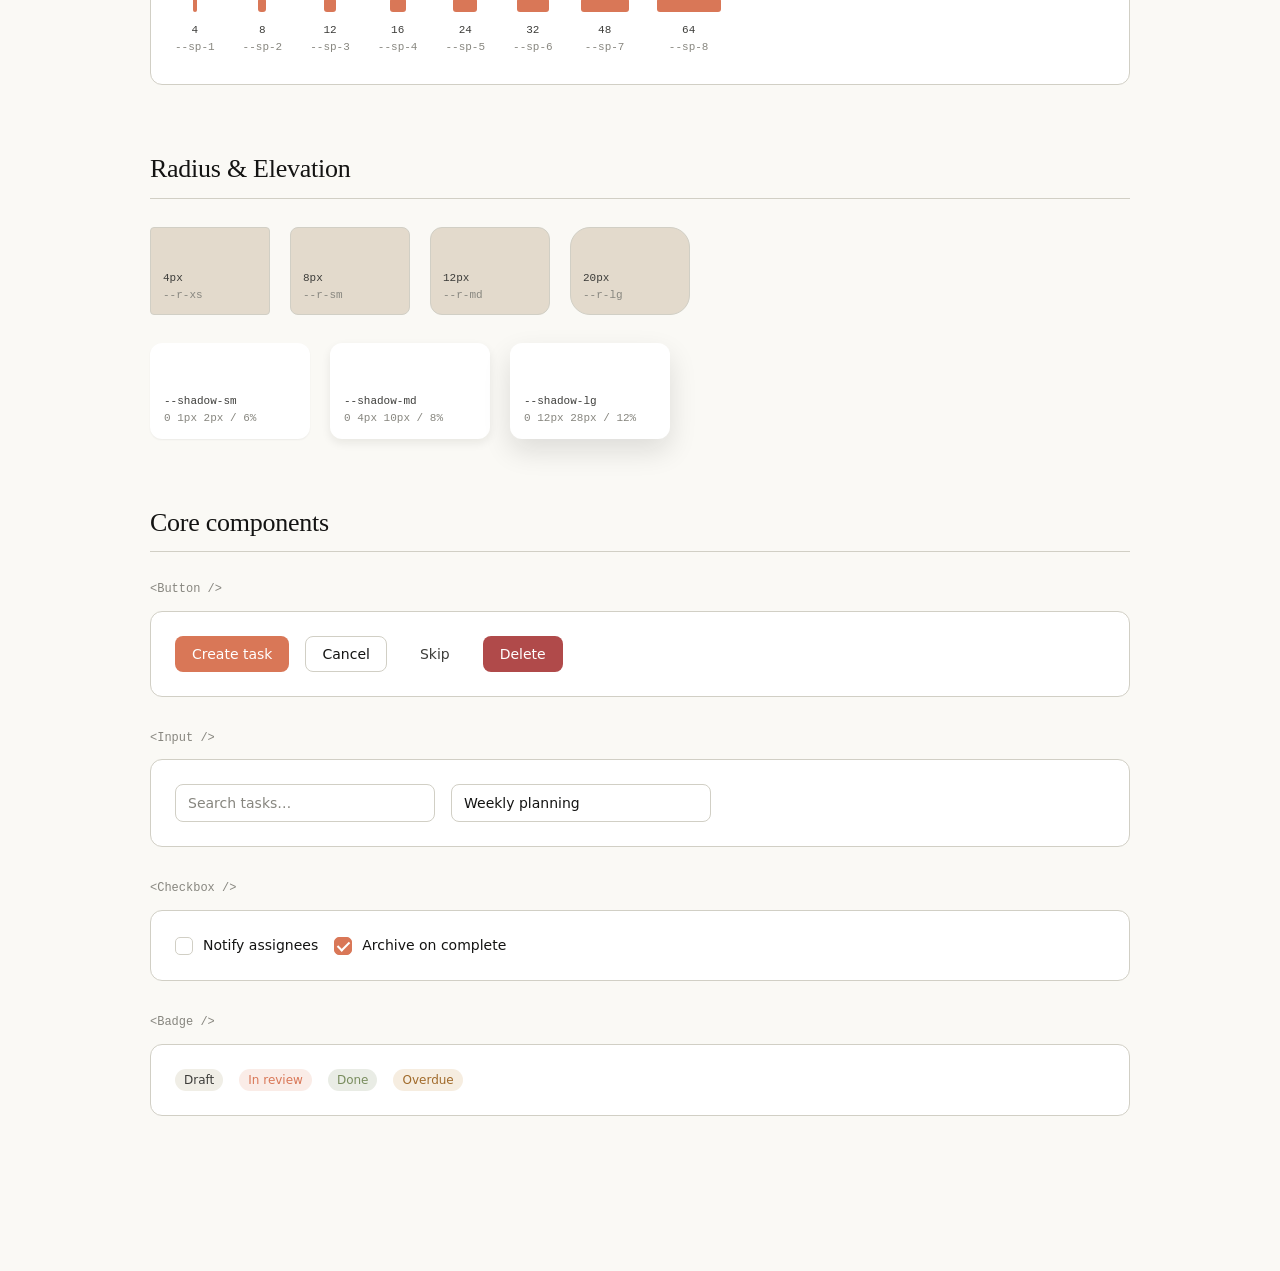
<file: llm/skills/markdown-to-html/references/html-effectiveness/05-design-system.html>
<!-- Copyright 2026 Anthropic PBC · SPDX-License-Identifier: Apache-2.0 -->
<!doctype html>
<html lang="en">
<head>
<meta charset="utf-8">
<meta name="viewport" content="width=device-width, initial-scale=1">
<title>Acme — Design System Reference</title>
<style>
  :root {
    --ivory: #FAF9F5;
    --slate: #141413;
    --clay: #D97757;
    --oat: #E3DACC;
    --olive: #788C5D;
    --gray-100: #F0EEE6;
    --gray-300: #D1CFC5;
    --gray-500: #87867F;
    --gray-700: #3D3D3A;
    --white: #FFFFFF;

    --serif: ui-serif, Georgia, serif;
    --sans: system-ui, -apple-system, sans-serif;
    --mono: ui-monospace, 'SF Mono', Menlo, monospace;

    --radius-panel: 12px;
    --radius-row: 8px;
    --border: 1.5px solid var(--gray-300);
  }

  * { box-sizing: border-box; }

  body {
    margin: 0;
    padding: 56px 24px 96px;
    background: var(--ivory);
    color: var(--slate);
    font-family: var(--sans);
    font-size: 15px;
    line-height: 1.55;
    -webkit-font-smoothing: antialiased;
  }

  .page {
    max-width: 980px;
    margin: 0 auto;
  }

  header h1 {
    font-family: var(--serif);
    font-weight: 500;
    font-size: 40px;
    letter-spacing: -0.01em;
    margin: 0 0 6px;
  }

  header .sub {
    color: var(--gray-500);
    font-size: 14px;
    margin: 0 0 48px;
  }
  header .sub code {
    font-family: var(--mono);
    font-size: 13px;
    background: var(--gray-100);
    padding: 1px 5px;
    border-radius: 4px;
  }

  section { margin-bottom: 64px; }

  h2 {
    font-family: var(--serif);
    font-weight: 500;
    font-size: 26px;
    margin: 0 0 8px;
    letter-spacing: -0.01em;
  }
  hr.rule {
    border: none;
    border-top: 1px solid var(--gray-300);
    margin: 0 0 28px;
  }

  /* ---------- Color ---------- */
  .swatch-group {
    margin-bottom: 28px;
  }
  .swatch-group-label {
    font-family: var(--mono);
    font-size: 11px;
    text-transform: uppercase;
    letter-spacing: 0.08em;
    color: var(--gray-500);
    margin-bottom: 12px;
  }
  .swatch-grid {
    display: grid;
    grid-template-columns: repeat(auto-fill, minmax(96px, 1fr));
    gap: 20px 16px;
  }
  .swatch {}
  .swatch .chip {
    width: 64px;
    height: 64px;
    border-radius: var(--radius-row);
    border: var(--border);
    margin-bottom: 8px;
  }
  .swatch .chip.no-border { border-color: transparent; }
  .swatch .hex {
    font-family: var(--mono);
    font-size: 12px;
    color: var(--gray-700);
    display: block;
  }
  .swatch .token {
    font-family: var(--mono);
    font-size: 11px;
    color: var(--gray-500);
    display: block;
  }

  /* ---------- Typography ---------- */
  .type-scale {
    border: var(--border);
    border-radius: var(--radius-panel);
    background: var(--white);
    overflow: hidden;
  }
  .type-row {
    display: flex;
    align-items: baseline;
    justify-content: space-between;
    gap: 24px;
    padding: 20px 24px;
    border-bottom: 1px solid var(--gray-100);
  }
  .type-row:last-child { border-bottom: none; }
  .type-specimen {
    flex: 1;
    min-width: 0;
    white-space: nowrap;
    overflow: hidden;
    text-overflow: ellipsis;
    color: var(--slate);
  }
  .type-meta {
    font-family: var(--mono);
    font-size: 12px;
    color: var(--gray-500);
    text-align: right;
    flex-shrink: 0;
  }
  .type-meta .name {
    color: var(--gray-700);
    display: block;
    margin-bottom: 2px;
  }

  .t-display  { font-family: var(--serif); font-size: 48px; line-height: 1.1;  font-weight: 500; letter-spacing: -0.02em; }
  .t-h1       { font-family: var(--serif); font-size: 32px; line-height: 1.2;  font-weight: 500; letter-spacing: -0.01em; }
  .t-h2       { font-family: var(--serif); font-size: 24px; line-height: 1.3;  font-weight: 500; }
  .t-body     { font-family: var(--sans);  font-size: 16px; line-height: 1.55; font-weight: 430; }
  .t-small    { font-family: var(--sans);  font-size: 14px; line-height: 1.5;  font-weight: 430; }
  .t-caption  { font-family: var(--sans);  font-size: 12px; line-height: 1.4;  font-weight: 500; color: var(--gray-500); }

  /* ---------- Spacing ---------- */
  .spacing-ruler {
    display: flex;
    align-items: flex-end;
    gap: 28px;
    padding: 28px 24px;
    background: var(--white);
    border: var(--border);
    border-radius: var(--radius-panel);
    overflow-x: auto;
  }
  .space-token {
    display: flex;
    flex-direction: column;
    align-items: center;
    gap: 10px;
    flex-shrink: 0;
  }
  .space-bar {
    background: var(--clay);
    border-radius: 3px;
    height: 14px;
  }
  .space-label {
    font-family: var(--mono);
    font-size: 11px;
    color: var(--gray-700);
    text-align: center;
  }
  .space-label span {
    display: block;
    color: var(--gray-500);
  }

  /* ---------- Radius & Elevation ---------- */
  .token-row {
    display: flex;
    flex-wrap: wrap;
    gap: 20px;
    margin-bottom: 28px;
  }
  .radius-card {
    width: 120px;
    height: 88px;
    background: var(--oat);
    border: var(--border);
    display: flex;
    align-items: flex-end;
    padding: 10px 12px;
  }
  .radius-card .lbl {
    font-family: var(--mono);
    font-size: 11px;
    color: var(--gray-700);
  }
  .radius-card .lbl span { color: var(--gray-500); display: block; }

  .shadow-card {
    width: 160px;
    height: 96px;
    background: var(--white);
    border-radius: var(--radius-panel);
    display: flex;
    align-items: flex-end;
    padding: 12px 14px;
  }
  .shadow-card .lbl {
    font-family: var(--mono);
    font-size: 11px;
    color: var(--gray-700);
  }
  .shadow-card .lbl span { color: var(--gray-500); display: block; }

  /* ---------- Core components ---------- */
  .component {
    margin-bottom: 32px;
  }
  .component-name {
    font-family: var(--mono);
    font-size: 12px;
    color: var(--gray-500);
    margin-bottom: 12px;
  }
  .component-stage {
    display: flex;
    flex-wrap: wrap;
    align-items: center;
    gap: 16px;
    padding: 24px;
    background: var(--white);
    border: var(--border);
    border-radius: var(--radius-panel);
  }

  /* Button */
  .btn {
    display: inline-flex;
    align-items: center;
    justify-content: center;
    height: 36px;
    padding: 0 16px;
    font-family: var(--sans);
    font-size: 14px;
    font-weight: 500;
    border-radius: var(--radius-row);
    border: 1.5px solid transparent;
    cursor: pointer;
    transition: background 0.12s ease, border-color 0.12s ease;
  }
  .btn-primary   { background: var(--clay); color: var(--white); }
  .btn-primary:hover { background: #C7684C; }
  .btn-secondary { background: var(--white); color: var(--slate); border-color: var(--gray-300); }
  .btn-secondary:hover { background: var(--gray-100); }
  .btn-ghost     { background: transparent; color: var(--gray-700); }
  .btn-ghost:hover { background: var(--gray-100); }
  .btn-danger    { background: #B04A4A; color: var(--white); }
  .btn-danger:hover { background: #9A3F3F; }

  /* Input */
  .input {
    height: 38px;
    padding: 0 12px;
    font-family: var(--sans);
    font-size: 14px;
    color: var(--slate);
    background: var(--white);
    border: var(--border);
    border-radius: var(--radius-row);
    width: 260px;
    outline: none;
    transition: border-color 0.12s ease, box-shadow 0.12s ease;
  }
  .input::placeholder { color: var(--gray-500); }
  .input:focus {
    border-color: var(--clay);
    box-shadow: 0 0 0 3px rgba(217, 119, 87, 0.15);
  }

  /* Checkbox */
  .checkbox {
    display: inline-flex;
    align-items: center;
    gap: 10px;
    font-size: 14px;
    cursor: pointer;
    user-select: none;
  }
  .checkbox input {
    appearance: none;
    width: 18px;
    height: 18px;
    border: var(--border);
    border-radius: 5px;
    background: var(--white);
    margin: 0;
    cursor: pointer;
    position: relative;
    transition: background 0.12s ease, border-color 0.12s ease;
  }
  .checkbox input:checked {
    background: var(--clay);
    border-color: var(--clay);
  }
  .checkbox input:checked::after {
    content: "";
    position: absolute;
    left: 5px; top: 1px;
    width: 5px; height: 10px;
    border: solid var(--white);
    border-width: 0 2px 2px 0;
    transform: rotate(45deg);
  }

  /* Badge */
  .badge {
    display: inline-flex;
    align-items: center;
    height: 22px;
    padding: 0 9px;
    font-size: 12px;
    font-weight: 500;
    border-radius: 999px;
  }
  .badge-neutral { background: var(--gray-100); color: var(--gray-700); }
  .badge-accent  { background: rgba(217, 119, 87, 0.14); color: var(--clay); }
  .badge-success { background: rgba(120, 140, 93, 0.16); color: var(--olive); }
  .badge-warning { background: rgba(199, 142, 63, 0.16); color: #A06A2A; }
</style>
</head>
<body>
<div class="page">

  <header>
    <h1>Acme design system</h1>
    <p class="sub">
      Generated from <code>src/styles/tokens.ts</code> and <code>src/components/</code> &mdash; use as a portable reference when prompting.
    </p>
  </header>

  <!-- ===================== COLOR ===================== -->
  <section id="color">
    <h2>Color</h2>
    <hr class="rule">

    <div class="swatch-group">
      <div class="swatch-group-label">Primary</div>
      <div class="swatch-grid">
        <div class="swatch">
          <div class="chip no-border" style="background:#D97757"></div>
          <span class="hex">#D97757</span>
          <span class="token">--clay</span>
        </div>
        <div class="swatch">
          <div class="chip no-border" style="background:#141413"></div>
          <span class="hex">#141413</span>
          <span class="token">--slate</span>
        </div>
        <div class="swatch">
          <div class="chip" style="background:#FAF9F5"></div>
          <span class="hex">#FAF9F5</span>
          <span class="token">--ivory</span>
        </div>
        <div class="swatch">
          <div class="chip no-border" style="background:#E3DACC"></div>
          <span class="hex">#E3DACC</span>
          <span class="token">--oat</span>
        </div>
      </div>
    </div>

    <div class="swatch-group">
      <div class="swatch-group-label">Neutral</div>
      <div class="swatch-grid">
        <div class="swatch">
          <div class="chip" style="background:#FFFFFF"></div>
          <span class="hex">#FFFFFF</span>
          <span class="token">--white</span>
        </div>
        <div class="swatch">
          <div class="chip" style="background:#F0EEE6"></div>
          <span class="hex">#F0EEE6</span>
          <span class="token">--gray-100</span>
        </div>
        <div class="swatch">
          <div class="chip no-border" style="background:#D1CFC5"></div>
          <span class="hex">#D1CFC5</span>
          <span class="token">--gray-300</span>
        </div>
        <div class="swatch">
          <div class="chip no-border" style="background:#87867F"></div>
          <span class="hex">#87867F</span>
          <span class="token">--gray-500</span>
        </div>
        <div class="swatch">
          <div class="chip no-border" style="background:#3D3D3A"></div>
          <span class="hex">#3D3D3A</span>
          <span class="token">--gray-700</span>
        </div>
      </div>
    </div>

    <div class="swatch-group">
      <div class="swatch-group-label">Semantic</div>
      <div class="swatch-grid">
        <div class="swatch">
          <div class="chip no-border" style="background:#788C5D"></div>
          <span class="hex">#788C5D</span>
          <span class="token">--success</span>
        </div>
        <div class="swatch">
          <div class="chip no-border" style="background:#C78E3F"></div>
          <span class="hex">#C78E3F</span>
          <span class="token">--warning</span>
        </div>
        <div class="swatch">
          <div class="chip no-border" style="background:#B04A4A"></div>
          <span class="hex">#B04A4A</span>
          <span class="token">--danger</span>
        </div>
        <div class="swatch">
          <div class="chip no-border" style="background:#5C7CA3"></div>
          <span class="hex">#5C7CA3</span>
          <span class="token">--info</span>
        </div>
      </div>
    </div>
  </section>

  <!-- ===================== TYPOGRAPHY ===================== -->
  <section id="typography">
    <h2>Typography</h2>
    <hr class="rule">

    <div class="type-scale">
      <div class="type-row">
        <div class="type-specimen t-display">Plan the week ahead</div>
        <div class="type-meta">
          <span class="name">Display</span>
          48 / 1.1 / 500
        </div>
      </div>
      <div class="type-row">
        <div class="type-specimen t-h1">Plan the week ahead</div>
        <div class="type-meta">
          <span class="name">Heading 1</span>
          32 / 1.2 / 500
        </div>
      </div>
      <div class="type-row">
        <div class="type-specimen t-h2">Plan the week ahead</div>
        <div class="type-meta">
          <span class="name">Heading 2</span>
          24 / 1.3 / 500
        </div>
      </div>
      <div class="type-row">
        <div class="type-specimen t-body">Review milestones, assign owners, and surface blockers before they cascade.</div>
        <div class="type-meta">
          <span class="name">Body</span>
          16 / 1.55 / 430
        </div>
      </div>
      <div class="type-row">
        <div class="type-specimen t-small">Review milestones, assign owners, and surface blockers before they cascade.</div>
        <div class="type-meta">
          <span class="name">Small</span>
          14 / 1.5 / 430
        </div>
      </div>
      <div class="type-row">
        <div class="type-specimen t-caption">UPDATED 2 HOURS AGO</div>
        <div class="type-meta">
          <span class="name">Caption</span>
          12 / 1.4 / 500
        </div>
      </div>
    </div>
  </section>

  <!-- ===================== SPACING ===================== -->
  <section id="spacing">
    <h2>Spacing</h2>
    <hr class="rule">

    <div class="spacing-ruler">
      <div class="space-token">
        <div class="space-bar" style="width:4px"></div>
        <div class="space-label">4<span>--sp-1</span></div>
      </div>
      <div class="space-token">
        <div class="space-bar" style="width:8px"></div>
        <div class="space-label">8<span>--sp-2</span></div>
      </div>
      <div class="space-token">
        <div class="space-bar" style="width:12px"></div>
        <div class="space-label">12<span>--sp-3</span></div>
      </div>
      <div class="space-token">
        <div class="space-bar" style="width:16px"></div>
        <div class="space-label">16<span>--sp-4</span></div>
      </div>
      <div class="space-token">
        <div class="space-bar" style="width:24px"></div>
        <div class="space-label">24<span>--sp-5</span></div>
      </div>
      <div class="space-token">
        <div class="space-bar" style="width:32px"></div>
        <div class="space-label">32<span>--sp-6</span></div>
      </div>
      <div class="space-token">
        <div class="space-bar" style="width:48px"></div>
        <div class="space-label">48<span>--sp-7</span></div>
      </div>
      <div class="space-token">
        <div class="space-bar" style="width:64px"></div>
        <div class="space-label">64<span>--sp-8</span></div>
      </div>
    </div>
  </section>

  <!-- ===================== RADIUS & ELEVATION ===================== -->
  <section id="shape">
    <h2>Radius &amp; Elevation</h2>
    <hr class="rule">

    <div class="token-row">
      <div class="radius-card" style="border-radius:4px">
        <div class="lbl">4px<span>--r-xs</span></div>
      </div>
      <div class="radius-card" style="border-radius:8px">
        <div class="lbl">8px<span>--r-sm</span></div>
      </div>
      <div class="radius-card" style="border-radius:12px">
        <div class="lbl">12px<span>--r-md</span></div>
      </div>
      <div class="radius-card" style="border-radius:20px">
        <div class="lbl">20px<span>--r-lg</span></div>
      </div>
    </div>

    <div class="token-row">
      <div class="shadow-card" style="box-shadow:0 1px 2px rgba(20,20,19,0.06)">
        <div class="lbl">--shadow-sm<span>0 1px 2px / 6%</span></div>
      </div>
      <div class="shadow-card" style="box-shadow:0 4px 10px rgba(20,20,19,0.08)">
        <div class="lbl">--shadow-md<span>0 4px 10px / 8%</span></div>
      </div>
      <div class="shadow-card" style="box-shadow:0 12px 28px rgba(20,20,19,0.12)">
        <div class="lbl">--shadow-lg<span>0 12px 28px / 12%</span></div>
      </div>
    </div>
  </section>

  <!-- ===================== CORE COMPONENTS ===================== -->
  <section id="components">
    <h2>Core components</h2>
    <hr class="rule">

    <div class="component">
      <div class="component-name">&lt;Button /&gt;</div>
      <div class="component-stage">
        <button class="btn btn-primary">Create task</button>
        <button class="btn btn-secondary">Cancel</button>
        <button class="btn btn-ghost">Skip</button>
        <button class="btn btn-danger">Delete</button>
      </div>
    </div>

    <div class="component">
      <div class="component-name">&lt;Input /&gt;</div>
      <div class="component-stage">
        <input class="input" type="text" placeholder="Search tasks&hellip;">
        <input class="input" type="text" value="Weekly planning">
      </div>
    </div>

    <div class="component">
      <div class="component-name">&lt;Checkbox /&gt;</div>
      <div class="component-stage">
        <label class="checkbox">
          <input type="checkbox">
          Notify assignees
        </label>
        <label class="checkbox">
          <input type="checkbox" checked>
          Archive on complete
        </label>
      </div>
    </div>

    <div class="component">
      <div class="component-name">&lt;Badge /&gt;</div>
      <div class="component-stage">
        <span class="badge badge-neutral">Draft</span>
        <span class="badge badge-accent">In review</span>
        <span class="badge badge-success">Done</span>
        <span class="badge badge-warning">Overdue</span>
      </div>
    </div>
  </section>

</div>
</body>
</html>
</file>
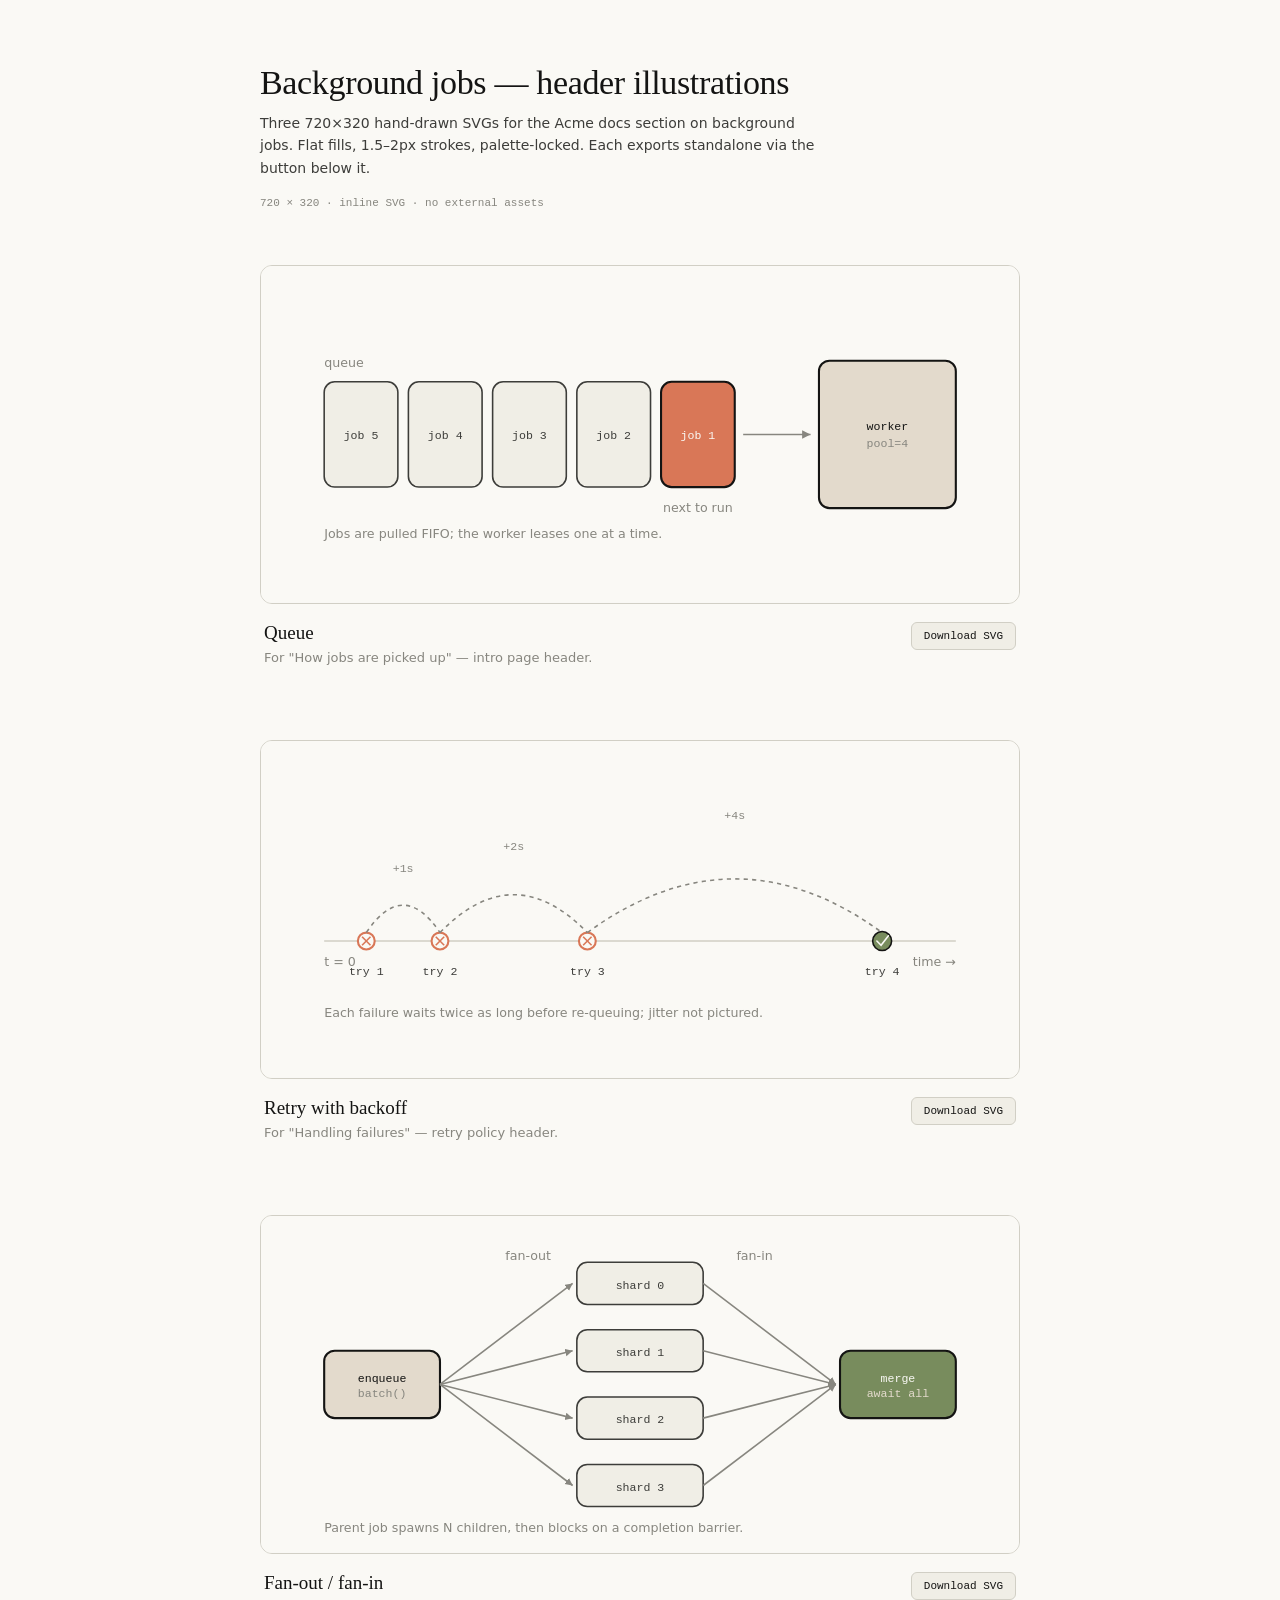
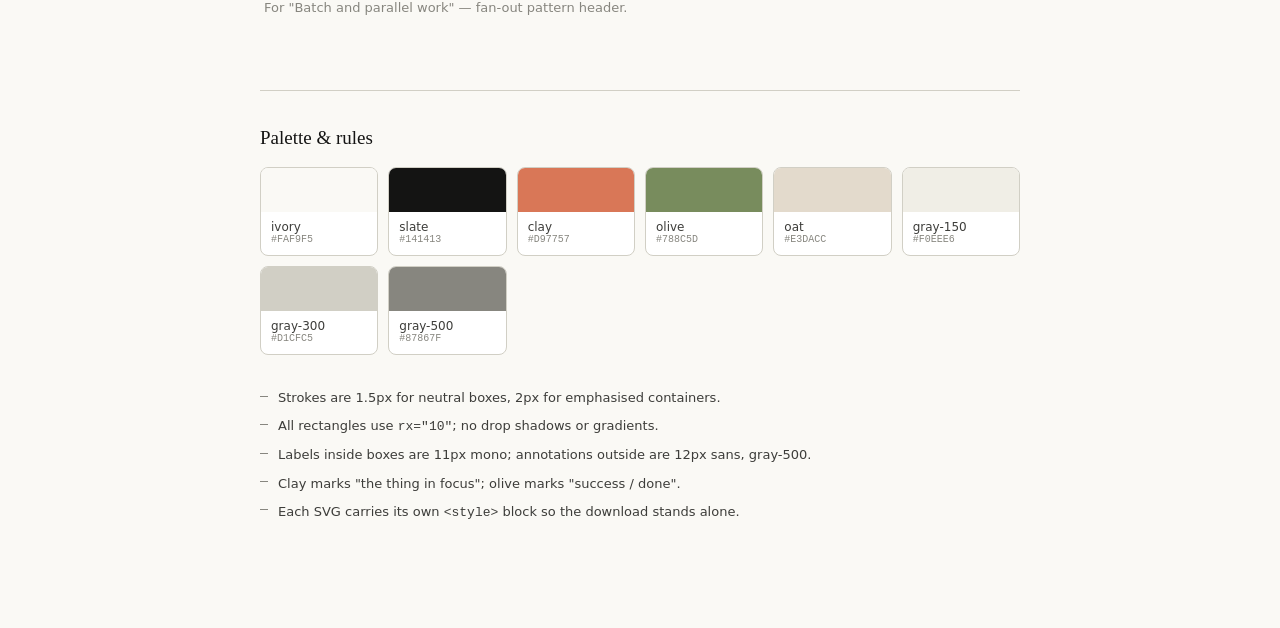
<file: llm/skills/markdown-to-html/references/html-effectiveness/10-svg-illustrations.html>
<!-- Copyright 2026 Anthropic PBC · SPDX-License-Identifier: Apache-2.0 -->
<!doctype html>
<html lang="en">
<head>
<meta charset="utf-8">
<meta name="viewport" content="width=device-width, initial-scale=1">
<title>Background jobs — header illustrations</title>
<style>
  :root {
    --ivory:   #FAF9F5;
    --slate:   #141413;
    --clay:    #D97757;
    --oat:     #E3DACC;
    --olive:   #788C5D;
    --gray-150:#F0EEE6;
    --gray-300:#D1CFC5;
    --gray-500:#87867F;
    --gray-700:#3D3D3A;

    --serif: ui-serif, Georgia, "Times New Roman", serif;
    --sans:  system-ui, -apple-system, "Segoe UI", Roboto, sans-serif;
    --mono:  ui-monospace, "SF Mono", Menlo, Consolas, monospace;
  }

  * { margin: 0; padding: 0; box-sizing: border-box; }

  body {
    background: var(--ivory);
    color: var(--slate);
    font-family: var(--sans);
    -webkit-font-smoothing: antialiased;
    padding: 64px 24px 96px;
  }

  .sheet {
    max-width: 760px;
    margin: 0 auto;
  }

  header { margin-bottom: 56px; }

  h1 {
    font-family: var(--serif);
    font-weight: 500;
    font-size: 34px;
    letter-spacing: -0.01em;
    margin-bottom: 10px;
  }

  .lead {
    font-size: 14px;
    line-height: 1.6;
    color: var(--gray-700);
    max-width: 560px;
  }

  .meta {
    font-family: var(--mono);
    font-size: 11px;
    color: var(--gray-500);
    margin-top: 18px;
  }

  /* ---------------------------------------------------------------- */

  figure {
    margin: 0 0 72px 0;
  }

  .canvas {
    border: 1px solid var(--gray-300);
    border-radius: 12px;
    overflow: hidden;
    background: var(--ivory);
  }

  .canvas svg { display: block; width: 100%; height: auto; }

  figcaption {
    display: flex;
    align-items: baseline;
    justify-content: space-between;
    gap: 24px;
    padding: 18px 4px 0;
  }

  .cap-text { flex: 1; }

  .cap-title {
    font-family: var(--serif);
    font-size: 19px;
    font-weight: 500;
    margin-bottom: 4px;
  }

  .cap-sub {
    font-size: 13px;
    line-height: 1.55;
    color: var(--gray-500);
  }

  .dl {
    flex-shrink: 0;
    font-family: var(--mono);
    font-size: 11px;
    color: var(--slate);
    background: var(--gray-150);
    border: 1px solid var(--gray-300);
    border-radius: 6px;
    padding: 7px 12px;
    cursor: pointer;
  }
  .dl:hover { background: var(--oat); }
  .dl:active { transform: translateY(1px); }

  /* ----------------------------------------------------------------
     Palette reference strip
     ---------------------------------------------------------------- */
  .palette {
    border-top: 1px solid var(--gray-300);
    padding-top: 36px;
    margin-top: 8px;
  }

  .palette h2 {
    font-family: var(--serif);
    font-weight: 500;
    font-size: 19px;
    margin-bottom: 18px;
  }

  .swatches {
    display: grid;
    grid-template-columns: repeat(auto-fill, minmax(112px, 1fr));
    gap: 10px;
    margin-bottom: 32px;
  }

  .swatch {
    border: 1px solid var(--gray-300);
    border-radius: 8px;
    overflow: hidden;
    background: #fff;
  }

  .swatch-chip {
    height: 44px;
  }

  .swatch-meta {
    padding: 8px 10px 10px;
  }

  .swatch-name {
    font-size: 12px;
    color: var(--gray-700);
  }

  .swatch-hex {
    font-family: var(--mono);
    font-size: 10px;
    color: var(--gray-500);
  }

  .notes {
    font-size: 13px;
    line-height: 1.7;
    color: var(--gray-700);
    list-style: none;
  }

  .notes li {
    padding-left: 18px;
    position: relative;
    margin-bottom: 6px;
  }

  .notes li::before {
    content: "";
    position: absolute;
    left: 0;
    top: 0.65em;
    width: 8px;
    height: 1px;
    background: var(--gray-500);
  }
</style>
</head>
<body>
<div class="sheet">

  <header>
    <h1>Background jobs — header illustrations</h1>
    <p class="lead">
      Three 720×320 hand-drawn SVGs for the Acme docs section on
      background jobs. Flat fills, 1.5–2px strokes, palette-locked. Each
      exports standalone via the button below it.
    </p>
    <div class="meta">720 × 320 · inline SVG · no external assets</div>
  </header>

  <!-- ============================================================
       A — Queue
       ============================================================ -->
  <figure>
    <div class="canvas">
      <svg id="ill-queue" xmlns="http://www.w3.org/2000/svg" width="720" height="320" viewBox="0 0 720 320">
        <defs>
          <style>
            .m { font-family: ui-monospace, "SF Mono", Menlo, Consolas, monospace; font-size: 11px; }
            .s { font-family: system-ui, -apple-system, "Segoe UI", Roboto, sans-serif; font-size: 12px; }
          </style>
          <marker id="qa" markerWidth="10" markerHeight="10" refX="8" refY="4" orient="auto" markerUnits="userSpaceOnUse">
            <path d="M0,0 L0,8 L8,4 z" fill="#87867F"/>
          </marker>
        </defs>

        <rect width="720" height="320" fill="#FAF9F5"/>

        <!-- queue label -->
        <text x="60" y="96" class="s" fill="#87867F">queue</text>

        <!-- five job rects -->
        <g>
          <rect x="60"  y="110" width="70" height="100" rx="10" fill="#F0EEE6" stroke="#3D3D3A" stroke-width="1.5"/>
          <text x="95"  y="164" text-anchor="middle" class="m" fill="#3D3D3A">job 5</text>

          <rect x="140" y="110" width="70" height="100" rx="10" fill="#F0EEE6" stroke="#3D3D3A" stroke-width="1.5"/>
          <text x="175" y="164" text-anchor="middle" class="m" fill="#3D3D3A">job 4</text>

          <rect x="220" y="110" width="70" height="100" rx="10" fill="#F0EEE6" stroke="#3D3D3A" stroke-width="1.5"/>
          <text x="255" y="164" text-anchor="middle" class="m" fill="#3D3D3A">job 3</text>

          <rect x="300" y="110" width="70" height="100" rx="10" fill="#F0EEE6" stroke="#3D3D3A" stroke-width="1.5"/>
          <text x="335" y="164" text-anchor="middle" class="m" fill="#3D3D3A">job 2</text>

          <!-- head of queue, highlighted -->
          <rect x="380" y="110" width="70" height="100" rx="10" fill="#D97757" stroke="#141413" stroke-width="2"/>
          <text x="415" y="164" text-anchor="middle" class="m" fill="#FAF9F5">job 1</text>
        </g>

        <!-- arrow to worker -->
        <line x1="458" y1="160" x2="522" y2="160" stroke="#87867F" stroke-width="1.5" marker-end="url(#qa)"/>

        <!-- worker -->
        <rect x="530" y="90" width="130" height="140" rx="10" fill="#E3DACC" stroke="#141413" stroke-width="2"/>
        <text x="595" y="156" text-anchor="middle" class="m" fill="#141413">worker</text>
        <text x="595" y="172" text-anchor="middle" class="m" fill="#87867F">pool=4</text>

        <!-- annotations -->
        <text x="415" y="234" text-anchor="middle" class="s" fill="#87867F">next to run</text>
        <text x="60"  y="258" class="s" fill="#87867F">Jobs are pulled FIFO; the worker leases one at a time.</text>
      </svg>
    </div>
    <figcaption>
      <div class="cap-text">
        <div class="cap-title">Queue</div>
        <div class="cap-sub">For "How jobs are picked up" — intro page header.</div>
      </div>
      <button class="dl" data-target="ill-queue" data-filename="acme-jobs-queue.svg">Download SVG</button>
    </figcaption>
  </figure>

  <!-- ============================================================
       B — Retry with backoff
       ============================================================ -->
  <figure>
    <div class="canvas">
      <svg id="ill-retry" xmlns="http://www.w3.org/2000/svg" width="720" height="320" viewBox="0 0 720 320">
        <defs>
          <style>
            .m { font-family: ui-monospace, "SF Mono", Menlo, Consolas, monospace; font-size: 11px; }
            .s { font-family: system-ui, -apple-system, "Segoe UI", Roboto, sans-serif; font-size: 12px; }
          </style>
        </defs>

        <rect width="720" height="320" fill="#FAF9F5"/>

        <!-- timeline axis -->
        <line x1="60" y1="190" x2="660" y2="190" stroke="#D1CFC5" stroke-width="1.5"/>
        <text x="60" y="214" class="s" fill="#87867F">t = 0</text>
        <text x="660" y="214" text-anchor="end" class="s" fill="#87867F">time →</text>

        <!-- attempts: exponential spacing at x = 100, 170, 310, 590 -->
        <!-- attempt 1 (fail) -->
        <circle cx="100" cy="190" r="8" fill="#FAF9F5" stroke="#D97757" stroke-width="2"/>
        <line x1="96" y1="186" x2="104" y2="194" stroke="#D97757" stroke-width="1.5"/>
        <line x1="104" y1="186" x2="96" y2="194" stroke="#D97757" stroke-width="1.5"/>
        <text x="100" y="222" text-anchor="middle" class="m" fill="#3D3D3A">try 1</text>

        <!-- attempt 2 (fail) -->
        <circle cx="170" cy="190" r="8" fill="#FAF9F5" stroke="#D97757" stroke-width="2"/>
        <line x1="166" y1="186" x2="174" y2="194" stroke="#D97757" stroke-width="1.5"/>
        <line x1="174" y1="186" x2="166" y2="194" stroke="#D97757" stroke-width="1.5"/>
        <text x="170" y="222" text-anchor="middle" class="m" fill="#3D3D3A">try 2</text>

        <!-- attempt 3 (fail) -->
        <circle cx="310" cy="190" r="8" fill="#FAF9F5" stroke="#D97757" stroke-width="2"/>
        <line x1="306" y1="186" x2="314" y2="194" stroke="#D97757" stroke-width="1.5"/>
        <line x1="314" y1="186" x2="306" y2="194" stroke="#D97757" stroke-width="1.5"/>
        <text x="310" y="222" text-anchor="middle" class="m" fill="#3D3D3A">try 3</text>

        <!-- attempt 4 (success) -->
        <circle cx="590" cy="190" r="9" fill="#788C5D" stroke="#141413" stroke-width="1.5"/>
        <path d="M585,190 L589,194 L596,185" fill="none" stroke="#FAF9F5" stroke-width="1.5" stroke-linecap="round"/>
        <text x="590" y="222" text-anchor="middle" class="m" fill="#3D3D3A">try 4</text>

        <!-- dashed backoff arcs (loop back over the gap) -->
        <path d="M 100 182 Q 135 130 170 182" fill="none" stroke="#87867F" stroke-width="1.5" stroke-dasharray="4 4"/>
        <text x="135" y="124" text-anchor="middle" class="m" fill="#87867F">+1s</text>

        <path d="M 170 182 Q 240 110 310 182" fill="none" stroke="#87867F" stroke-width="1.5" stroke-dasharray="4 4"/>
        <text x="240" y="104" text-anchor="middle" class="m" fill="#87867F">+2s</text>

        <path d="M 310 182 Q 450 80 590 182" fill="none" stroke="#87867F" stroke-width="1.5" stroke-dasharray="4 4"/>
        <text x="450" y="74" text-anchor="middle" class="m" fill="#87867F">+4s</text>

        <!-- annotation -->
        <text x="60" y="262" class="s" fill="#87867F">Each failure waits twice as long before re-queuing; jitter not pictured.</text>
      </svg>
    </div>
    <figcaption>
      <div class="cap-text">
        <div class="cap-title">Retry with backoff</div>
        <div class="cap-sub">For "Handling failures" — retry policy header.</div>
      </div>
      <button class="dl" data-target="ill-retry" data-filename="acme-jobs-retry.svg">Download SVG</button>
    </figcaption>
  </figure>

  <!-- ============================================================
       C — Fan-out
       ============================================================ -->
  <figure>
    <div class="canvas">
      <svg id="ill-fanout" xmlns="http://www.w3.org/2000/svg" width="720" height="320" viewBox="0 0 720 320">
        <defs>
          <style>
            .m { font-family: ui-monospace, "SF Mono", Menlo, Consolas, monospace; font-size: 11px; }
            .s { font-family: system-ui, -apple-system, "Segoe UI", Roboto, sans-serif; font-size: 12px; }
          </style>
          <marker id="fa" markerWidth="9" markerHeight="9" refX="7" refY="3.5" orient="auto" markerUnits="userSpaceOnUse">
            <path d="M0,0 L0,7 L7,3.5 z" fill="#87867F"/>
          </marker>
        </defs>

        <rect width="720" height="320" fill="#FAF9F5"/>

        <!-- source -->
        <rect x="60" y="128" width="110" height="64" rx="10" fill="#E3DACC" stroke="#141413" stroke-width="2"/>
        <text x="115" y="158" text-anchor="middle" class="m" fill="#141413">enqueue</text>
        <text x="115" y="172" text-anchor="middle" class="m" fill="#87867F">batch()</text>

        <!-- fan-out arrows: from (170,160) to four shard boxes at x=300 -->
        <line x1="170" y1="160" x2="296" y2="64"  stroke="#87867F" stroke-width="1.5" marker-end="url(#fa)"/>
        <line x1="170" y1="160" x2="296" y2="128" stroke="#87867F" stroke-width="1.5" marker-end="url(#fa)"/>
        <line x1="170" y1="160" x2="296" y2="192" stroke="#87867F" stroke-width="1.5" marker-end="url(#fa)"/>
        <line x1="170" y1="160" x2="296" y2="256" stroke="#87867F" stroke-width="1.5" marker-end="url(#fa)"/>

        <!-- four shard boxes -->
        <g>
          <rect x="300" y="44"  width="120" height="40" rx="10" fill="#F0EEE6" stroke="#3D3D3A" stroke-width="1.5"/>
          <text x="360" y="69"  text-anchor="middle" class="m" fill="#3D3D3A">shard 0</text>

          <rect x="300" y="108" width="120" height="40" rx="10" fill="#F0EEE6" stroke="#3D3D3A" stroke-width="1.5"/>
          <text x="360" y="133" text-anchor="middle" class="m" fill="#3D3D3A">shard 1</text>

          <rect x="300" y="172" width="120" height="40" rx="10" fill="#F0EEE6" stroke="#3D3D3A" stroke-width="1.5"/>
          <text x="360" y="197" text-anchor="middle" class="m" fill="#3D3D3A">shard 2</text>

          <rect x="300" y="236" width="120" height="40" rx="10" fill="#F0EEE6" stroke="#3D3D3A" stroke-width="1.5"/>
          <text x="360" y="261" text-anchor="middle" class="m" fill="#3D3D3A">shard 3</text>
        </g>

        <!-- converge arrows to merge -->
        <line x1="420" y1="64"  x2="546" y2="160" stroke="#87867F" stroke-width="1.5" marker-end="url(#fa)"/>
        <line x1="420" y1="128" x2="546" y2="160" stroke="#87867F" stroke-width="1.5" marker-end="url(#fa)"/>
        <line x1="420" y1="192" x2="546" y2="160" stroke="#87867F" stroke-width="1.5" marker-end="url(#fa)"/>
        <line x1="420" y1="256" x2="546" y2="160" stroke="#87867F" stroke-width="1.5" marker-end="url(#fa)"/>

        <!-- merge box -->
        <rect x="550" y="128" width="110" height="64" rx="10" fill="#788C5D" stroke="#141413" stroke-width="2"/>
        <text x="605" y="158" text-anchor="middle" class="m" fill="#FAF9F5">merge</text>
        <text x="605" y="172" text-anchor="middle" class="m" fill="#E3DACC">await all</text>

        <!-- annotations -->
        <text x="232" y="42"  class="s" fill="#87867F">fan-out</text>
        <text x="486" y="42"  text-anchor="end" class="s" fill="#87867F">fan-in</text>
        <text x="60"  y="300" class="s" fill="#87867F">Parent job spawns N children, then blocks on a completion barrier.</text>
      </svg>
    </div>
    <figcaption>
      <div class="cap-text">
        <div class="cap-title">Fan-out / fan-in</div>
        <div class="cap-sub">For "Batch and parallel work" — fan-out pattern header.</div>
      </div>
      <button class="dl" data-target="ill-fanout" data-filename="acme-jobs-fanout.svg">Download SVG</button>
    </figcaption>
  </figure>

  <!-- ============================================================
       Palette + usage notes
       ============================================================ -->
  <section class="palette">
    <h2>Palette &amp; rules</h2>

    <div class="swatches">
      <div class="swatch">
        <div class="swatch-chip" style="background:#FAF9F5"></div>
        <div class="swatch-meta">
          <div class="swatch-name">ivory</div>
          <div class="swatch-hex">#FAF9F5</div>
        </div>
      </div>
      <div class="swatch">
        <div class="swatch-chip" style="background:#141413"></div>
        <div class="swatch-meta">
          <div class="swatch-name">slate</div>
          <div class="swatch-hex">#141413</div>
        </div>
      </div>
      <div class="swatch">
        <div class="swatch-chip" style="background:#D97757"></div>
        <div class="swatch-meta">
          <div class="swatch-name">clay</div>
          <div class="swatch-hex">#D97757</div>
        </div>
      </div>
      <div class="swatch">
        <div class="swatch-chip" style="background:#788C5D"></div>
        <div class="swatch-meta">
          <div class="swatch-name">olive</div>
          <div class="swatch-hex">#788C5D</div>
        </div>
      </div>
      <div class="swatch">
        <div class="swatch-chip" style="background:#E3DACC"></div>
        <div class="swatch-meta">
          <div class="swatch-name">oat</div>
          <div class="swatch-hex">#E3DACC</div>
        </div>
      </div>
      <div class="swatch">
        <div class="swatch-chip" style="background:#F0EEE6"></div>
        <div class="swatch-meta">
          <div class="swatch-name">gray-150</div>
          <div class="swatch-hex">#F0EEE6</div>
        </div>
      </div>
      <div class="swatch">
        <div class="swatch-chip" style="background:#D1CFC5"></div>
        <div class="swatch-meta">
          <div class="swatch-name">gray-300</div>
          <div class="swatch-hex">#D1CFC5</div>
        </div>
      </div>
      <div class="swatch">
        <div class="swatch-chip" style="background:#87867F"></div>
        <div class="swatch-meta">
          <div class="swatch-name">gray-500</div>
          <div class="swatch-hex">#87867F</div>
        </div>
      </div>
    </div>

    <ul class="notes">
      <li>Strokes are 1.5px for neutral boxes, 2px for emphasised containers.</li>
      <li>All rectangles use <code>rx="10"</code>; no drop shadows or gradients.</li>
      <li>Labels inside boxes are 11px mono; annotations outside are 12px sans, gray-500.</li>
      <li>Clay marks "the thing in focus"; olive marks "success / done".</li>
      <li>Each SVG carries its own <code>&lt;style&gt;</code> block so the download stands alone.</li>
    </ul>
  </section>

</div>

<script>
  document.querySelectorAll('.dl').forEach(function (btn) {
    btn.addEventListener('click', function () {
      var svg  = document.getElementById(btn.dataset.target);
      var src  = new XMLSerializer().serializeToString(svg);
      var blob = new Blob([src], { type: 'image/svg+xml;charset=utf-8' });
      var url  = URL.createObjectURL(blob);
      var a    = document.createElement('a');
      a.href = url;
      a.download = btn.dataset.filename || 'illustration.svg';
      a.click();
      setTimeout(function () { URL.revokeObjectURL(url); }, 1000);
    });
  });
</script>
</body>
</html>
</file>
<file: llm/skills/markdown-to-html/assets/design-system.css>
:root { color-scheme: light; --paper:#f7f5ef; --card:#fffefb; --ink:#202c35; --muted:#56656a; --line:#dcded5; --green:#245c48; --mint:#e5eee5; --orange:#b74626; --navy:#172e37; --inline-code:#e9ece5; --on-accent:#fff; --lab-line:#c4d7c7; --serif:ui-serif,Georgia,"Times New Roman",Times,serif; --sans:system-ui,-apple-system,"Segoe UI",Roboto,Helvetica,Arial,sans-serif; --mono:ui-monospace,"SF Mono",Menlo,Monaco,Consolas,monospace; --space-1:4px; --space-2:8px; --space-3:12px; --space-4:16px; --space-5:24px; --space-6:32px; --space-7:48px; --radius-sm:8px; --radius-md:10px; --radius-lg:12px; }
@media screen { :root[data-theme="dark"] { color-scheme:dark; --paper:#151c20; --card:#1d272d; --ink:#e6ece8; --muted:#adbbb8; --line:#647a7d; --green:#9ed7bd; --mint:#243b34; --orange:#ffb38a; --navy:#10191f; --inline-code:#2d3b40; --on-accent:#14251e; --lab-line:#647a7d; } }
* { box-sizing:border-box; }
html { scroll-behavior:smooth; scroll-padding-top:2rem; }
body { margin:0; background:var(--paper); color:var(--ink); font:17px/1.65 var(--sans); -webkit-font-smoothing:antialiased; }
a { color:var(--green); text-underline-offset:4px; }
a:hover { color:var(--orange); }
button,input { font:inherit; }
button,summary { cursor:pointer; }
button { border:1px solid var(--line); border-radius:var(--radius-md); padding:.65rem 1rem; background:var(--card); color:var(--ink); }
button:hover { border-color:var(--green); background:var(--mint); }
:focus-visible { outline:3px solid var(--orange); outline-offset:5px; }
.skip { position:fixed; top:1rem; left:1rem; z-index:10; padding:.5rem 1rem; background:var(--card); transform:translateY(-200%); }
.skip:focus { transform:none; }
.site-header { max-width:1400px; margin:auto; padding:1.4rem 9rem 1.4rem 3rem; position:relative; display:flex; flex-wrap:wrap; align-items:center; justify-content:space-between; border-bottom:1px solid var(--line); gap:1rem; }
.theme-toggle { position:absolute; top:1.15rem; right:3rem; height:44px; padding:4px; gap:4px; border-radius:24px; }
html.enhanced .theme-toggle.js-only { display:flex; align-items:center; }
.theme-toggle[aria-pressed] { background:var(--card); color:var(--muted); border-color:var(--line); }
.theme-toggle:hover { border-color:var(--green); }
.theme-toggle svg { padding:6px; border-radius:50%; flex-shrink:0; }
.theme-sun { background:var(--mint); color:var(--ink); }
[data-theme="dark"] .theme-sun { background:transparent; color:var(--muted); }
[data-theme="dark"] .theme-moon { background:var(--mint); color:var(--ink); }
.brand { font-weight:750; letter-spacing:-.04em; text-decoration:none; color:var(--ink); font-size:1.2rem; }
.brand span { color:var(--orange); }
.edition,.eyebrow { font:500 .72rem/1.5 var(--mono); letter-spacing:.12em; text-transform:uppercase; }
.edition { color:var(--muted); }
.layout { max-width:1400px; margin:auto; display:grid; grid-template-columns:235px minmax(0,1fr); gap:3.5rem; padding:3rem; }
.layout.menu-hidden { grid-template-columns:44px minmax(0,1fr); }
.menu-heading { display:flex; align-items:center; justify-content:space-between; gap:.5rem; margin-bottom:.6rem; }
.menu-toggle { width:44px; height:44px; padding:11px; border-color:transparent; background:transparent; color:var(--muted); flex-shrink:0; }
.menu-toggle svg { display:block; }
.menu-toggle[aria-expanded="false"] .menu-chevron { transform:rotate(180deg); transform-origin:center; }
.menu-hidden .nav-title { display:none; }
aside { align-self:start; position:sticky; top:2rem; font-size:.84rem; }
.nav-title { margin:0; color:var(--muted); }
nav ol { padding:0; list-style:none; margin:0; }
nav li { margin:.25rem 0; }
nav a { display:block; position:relative; padding:.6rem .7rem .6rem 2.7rem; text-decoration:none; border-radius:7px; color:var(--muted); line-height:1.45; border-left:2px solid transparent; }
nav a span { position:absolute; top:.6rem; left:.7rem; color:var(--orange); font: .72rem/1.7 var(--mono); }
nav a[aria-current="location"] { color:var(--green); background:var(--mint); border-left-color:var(--green); font-weight:650; }
main { min-width:0; }
.hero { padding:1rem 0 3rem; }
.eyebrow { color:var(--orange); }
h1,h2,h3,h4 { font-family:var(--serif); font-weight:500; line-height:1.2; letter-spacing:-.018em; text-wrap:balance; }
h1 { font-size:clamp(38px,5.4vw,62px); line-height:1.06; margin:1rem 0 1.5rem; max-width:850px; }
h1 em { font-style:italic; color:var(--green); }
.lede { color:var(--muted); font-size:1.03rem; max-width:640px; }
.hero-meta { display:flex; flex-wrap:wrap; gap:.65rem; margin:1.8rem 0; }
.pill { border:1px solid var(--line); border-radius:100px; padding:.25rem .8rem; font-size:.75rem; color:var(--muted); }
.hero-bottom { display:flex; gap:1.3rem; align-items:center; flex-wrap:wrap; }
.primary { display:inline-block; background:var(--green); color:var(--on-accent); padding:.65rem 1.1rem; border-radius:var(--radius-sm); text-decoration:none; font-weight:650; font-size:.87rem; }
.primary:hover { color:white; background:var(--navy); }
.quiet { font-size:.82rem; color:var(--muted); }
.overview { display:grid; grid-template-columns:repeat(3,1fr); margin:0 0 3rem; border:1px solid var(--line); border-radius:15px; overflow:hidden; background:var(--card); }
.overview div { padding:1.3rem; }
.overview div+div { border-left:1px solid var(--line); }
.overview b { display:block; font-size:.95rem; }
.overview p { font-size:.8rem; line-height:1.6; color:var(--muted); margin:.4rem 0 0; }
.chapter { padding:2.5rem 0; border-top:1px solid var(--line); }
.chapter-number { color:var(--orange); font:500 .72rem var(--mono); letter-spacing:.12em; }
h2 { font-size:clamp(26px,3vw,32px); margin:.65rem 0 1.7rem; }
h3 { font-size:1.35rem; margin:2.5rem 0 1rem; }
h4 { font-size:1.1rem; margin:2rem 0 1rem; }
p { margin:1rem 0; }
li { padding-left:.2rem; margin:.45rem 0; }
strong { font-weight:680; }
code { font: .86em/1.6 var(--mono); background:var(--inline-code); padding:.16em .35em; border-radius:4px; overflow-wrap:anywhere; }
pre { background:var(--navy); color:#e7f0eb; padding:1.35rem 1.5rem; border-radius:12px; overflow-x:auto; font-size:.87rem; line-height:1.8; }
pre code { background:none; padding:0; border-radius:0; color:inherit; overflow-wrap:normal; }
blockquote { border-left:3px solid var(--green); background:var(--mint); padding:.5rem 1.3rem; margin:1.5rem 0; border-radius:0 10px 10px 0; }
blockquote p { margin:.4rem 0; }
.table-scroll { overflow-x:auto; margin:var(--space-5) 0; border:1px solid var(--line); border-radius:var(--radius-md); }
table { border-collapse:collapse; width:100%; font-size:.87rem; background:var(--card); }
th,td { padding:.85rem 1rem; text-align:left; border-bottom:1px solid var(--line); vertical-align:top; }
th { background:var(--mint); font-size:.76rem; }
tr:last-child td { border-bottom:0; }
figure { margin:1.8rem 0; padding:var(--space-4); border:1px solid var(--line); border-radius:var(--radius-lg); background:var(--card); text-align:center; }
figure a { display:block; }
figure img { display:block; width:675px; max-width:100%; height:auto; margin:auto; }
figcaption { color:var(--muted); font-size:.75rem; margin-top:.8rem; }
details { border:1px solid var(--line); border-radius:10px; padding:1rem 1.2rem; margin:.8rem 0; background:var(--card); }
summary { font-weight:650; line-height:1.5; }
details[open] summary { color:var(--green); margin-bottom:.7rem; }
details p:last-child { margin-bottom:0; }
.lab { margin:2rem 0; padding:1.5rem; background:var(--mint); border:1px solid var(--lab-line); border-radius:14px; }
.lab h3 { margin:.35rem 0 1rem; }
.lab .eyebrow { color:var(--green); }
.lab-intro { color:var(--muted); font-size:.9rem; }
button[aria-pressed="true"] { background:var(--green); color:var(--on-accent); border-color:var(--green); }
.role-buttons { display:flex; flex-wrap:wrap; gap:.6rem; }
.permission-mode { display:flex; flex-wrap:wrap; gap:.5rem; margin:1.2rem 0; font:700 1.7rem var(--mono); }
.permission-mode span { border:1px solid var(--line); border-radius:7px; padding:.4rem .65rem; background:var(--card); }
.permission-mode .selected { background:var(--green); color:var(--on-accent); }
.permission-explanation { display:block; font-size:.95rem; min-height:3.5rem; }
.checklist { list-style:none; padding:0; }
.checklist label { display:flex; align-items:baseline; gap:.65rem; cursor:pointer; }
.checklist input { width:1rem; height:1rem; accent-color:var(--green); flex-shrink:0; }
.checklist label:has(input:checked) { color:var(--green); }
.js-only { display:none; }
html.enhanced .js-only { display:block; }
.footer { border-top:1px solid var(--line); padding:2rem 0; color:var(--muted); font-size:.85rem; display:flex; flex-wrap:wrap; gap:1rem; justify-content:space-between; }
@media(max-width:1050px) { .layout { grid-template-columns:190px minmax(0,1fr); gap:2rem; padding:2rem; } .site-header { padding:1.2rem 8rem 1.2rem 2rem; } .theme-toggle { right:2rem; } }
@media(max-width:760px) { .layout { display:block; padding:1.25rem; } .site-header { padding:1rem 7.25rem 1rem 1.25rem; } .theme-toggle { top:.8rem; right:1.25rem; } aside { position:static; margin-bottom:2rem; } nav ol { display:flex; overflow-x:auto; padding-bottom:.6rem; } nav li { flex-shrink:0; } nav a { white-space:nowrap; } .overview { grid-template-columns:1fr; } .overview div+div { border-left:0; border-top:1px solid var(--line); } .overview div { padding:1rem 1.2rem; } .lab { padding:1rem; } .edition { font-size:.6rem; } }
@media(prefers-reduced-motion:reduce) { html { scroll-behavior:auto; } }
@media print { body { background:white; font-size:11pt; } .site-header,aside,.hero-bottom,.js-only,.skip { display:none!important; } .layout { display:block; padding:0; } .hero { padding:0; } h1 { font-size:30pt; } .chapter { padding:1rem 0; } pre { white-space:pre-wrap; color:black; background:#eee; } figure,pre,details { break-inside:avoid; } details:not([open])>*:not(summary) { display:block!important; } }

nav { max-height:calc(100vh - 9rem); overflow-y:auto; scrollbar-width:thin; }
.page-intro { margin-bottom:2rem; }
@media print { nav { max-height:none; } }

.lesson-diagram { text-align:left; }
.lesson-diagram .diagram-title { display:block; margin-bottom:1rem; font-size:1rem; }
.lesson-diagram .diagram-grid { display:grid; grid-template-columns:repeat(auto-fit,minmax(min(100%,220px),1fr)); gap:1rem; }
.lesson-diagram .diagram-card { padding:1rem; border:1px solid var(--line); border-radius:var(--radius-sm); background:var(--paper); min-width:0; }
.lesson-diagram .diagram-card strong { display:block; }
.lesson-diagram .diagram-card p { margin:.35rem 0 0; color:var(--muted); font-size:.85rem; }
.lesson-diagram .diagram-kernel { background:var(--mint); border-color:var(--green); }
.lesson-diagram .diagram-arrow { text-align:center; color:var(--muted); margin:.5rem 0; font-size:.85rem; }
.lesson-diagram .diagram-note { margin:1rem 0 0; font-size:.85rem; }
.lesson-diagram .diagram-flow { list-style:none; padding:0; margin:0; }
.lesson-diagram .diagram-flow > li { padding:0; margin:0; }
.lesson-diagram .diagram-flow > li + li::before { content:"↓"; display:block; text-align:center; color:var(--muted); padding:.3rem; }
.lesson-diagram .diagram-tree, .lesson-diagram .diagram-tree ul { list-style:none; padding-left:1rem; }
.lesson-diagram .diagram-tree { padding:0; margin:0; }
.lesson-diagram .diagram-tree ul { border-left:1px solid var(--green); margin-left:.5rem; }
.lesson-diagram .diagram-tree li { overflow-wrap:anywhere; }
.lesson-diagram figcaption { text-align:center; }
.lesson-diagram dd { margin:0; }
.lesson-diagram .diagram-card, .lesson-diagram th, .lesson-diagram td { overflow-wrap:anywhere; }

.lesson-diagram > .diagram-grid, .lesson-diagram > .diagram-card { margin-block:1rem; }

.vector-figure { padding:var(--space-5) var(--space-4); }
.vector-figure .diagram-title { font:500 1.25rem/1.3 var(--serif); }
.vector-scroll { overflow-x:auto; overscroll-behavior-x:contain; }
.vector-diagram { display:block; width:100%; min-width:600px; max-width:760px; height:auto; margin:auto; font:17px var(--sans); color:var(--ink); }
.vector-diagram text { fill:var(--ink); }
.vector-diagram .v-panel, .vector-diagram .v-file { fill:var(--paper); stroke:var(--line); stroke-width:1.5; }
.vector-diagram .v-soft { fill:var(--inline-code); }
.vector-diagram .v-surface { fill:var(--card); }
.vector-diagram .v-core { fill:var(--mint); stroke:var(--green); stroke-width:1.5; }
.vector-diagram .v-focus, .vector-diagram .v-decision { fill:var(--paper); stroke:var(--orange); stroke-width:2; }
.vector-diagram .v-label { font-weight:650; }
.vector-diagram .v-small { font-size:15px; }
.vector-diagram .v-mono { font:13px var(--mono); }
.vector-diagram .v-tag { font:12px var(--mono); letter-spacing:1px; fill:var(--muted); }
.vector-diagram .v-accent { fill:var(--orange); }
.vector-diagram .v-wire, .vector-diagram .v-bracket, .vector-diagram .v-boundary { fill:none; stroke:var(--muted); stroke-width:1.5; stroke-linejoin:round; }
.vector-diagram .v-output, .vector-diagram .v-route { fill:none; stroke:var(--orange); stroke-width:2; }
.vector-diagram .v-boundary { stroke-dasharray:5 5; }
.vector-diagram .v-root { font:32px var(--serif); }
.vector-diagram .v-terminal { fill:var(--navy); }
.vector-diagram .v-terminal-label { font:14px var(--mono); fill:#e7f0eb; }
.vector-diagram .v-terminal-rule { stroke:#647a7d; stroke-width:1; }
.vector-hint { display:none; }
@media (max-width:760px) { .vector-hint { display:block; margin:.5rem 0; font-size:.75rem; color:var(--muted); } }

.specimen-grid { display:grid; grid-template-columns:repeat(auto-fit,minmax(min(100%,230px),1fr)); gap:var(--space-4); margin:var(--space-5) 0; }
.specimen { border:1px solid var(--line); border-radius:var(--radius-lg); background:var(--card); padding:var(--space-5); min-width:0; }
.specimen h3 { margin:0 0 var(--space-3); }
.specimen code { font-size:.75rem; }
.specimen p:last-child { margin-bottom:0; }
.color-chip { height:72px; border:1px solid var(--line); border-radius:var(--radius-sm); margin-bottom:var(--space-3); }
.token-value { display:block; font-family:var(--mono); font-size:.72rem; color:var(--muted); overflow-wrap:anywhere; margin-top:var(--space-2); }
.type-label { display:block; font:500 .72rem var(--mono); color:var(--muted); margin:var(--space-5) 0 var(--space-2); }
.type-specimen h1,.type-specimen h2,.type-specimen h3 { margin:0; }
.type-specimen { margin:var(--space-6) 0; }
.type-display { font:500 clamp(38px,5.4vw,62px)/1.06 var(--serif); letter-spacing:-.018em; margin:0; }
.type-display em { color:var(--green); }
.type-heading { font:500 clamp(26px,3vw,32px)/1.2 var(--serif); letter-spacing:-.018em; margin:0; }
.spacing-list { padding:0; list-style:none; }
.spacing-list li { display:flex; gap:var(--space-4); align-items:center; margin:var(--space-3) 0; }
.space-bar { height:20px; background:var(--green); display:inline-block; border-radius:4px; flex-shrink:0; }
.radius-sample { height:64px; border:1px solid var(--green); background:var(--mint); margin-bottom:var(--space-3); }
.component-row { display:flex; flex-wrap:wrap; gap:var(--space-3); align-items:center; }
.component-row button:disabled { opacity:.5; cursor:default; }
.component-note { font-size:.8rem; color:var(--muted); }
.component-row input[type="checkbox"] { accent-color:var(--green); width:1rem; height:1rem; }
@media print { .specimen { break-inside:avoid; } }
</file>
